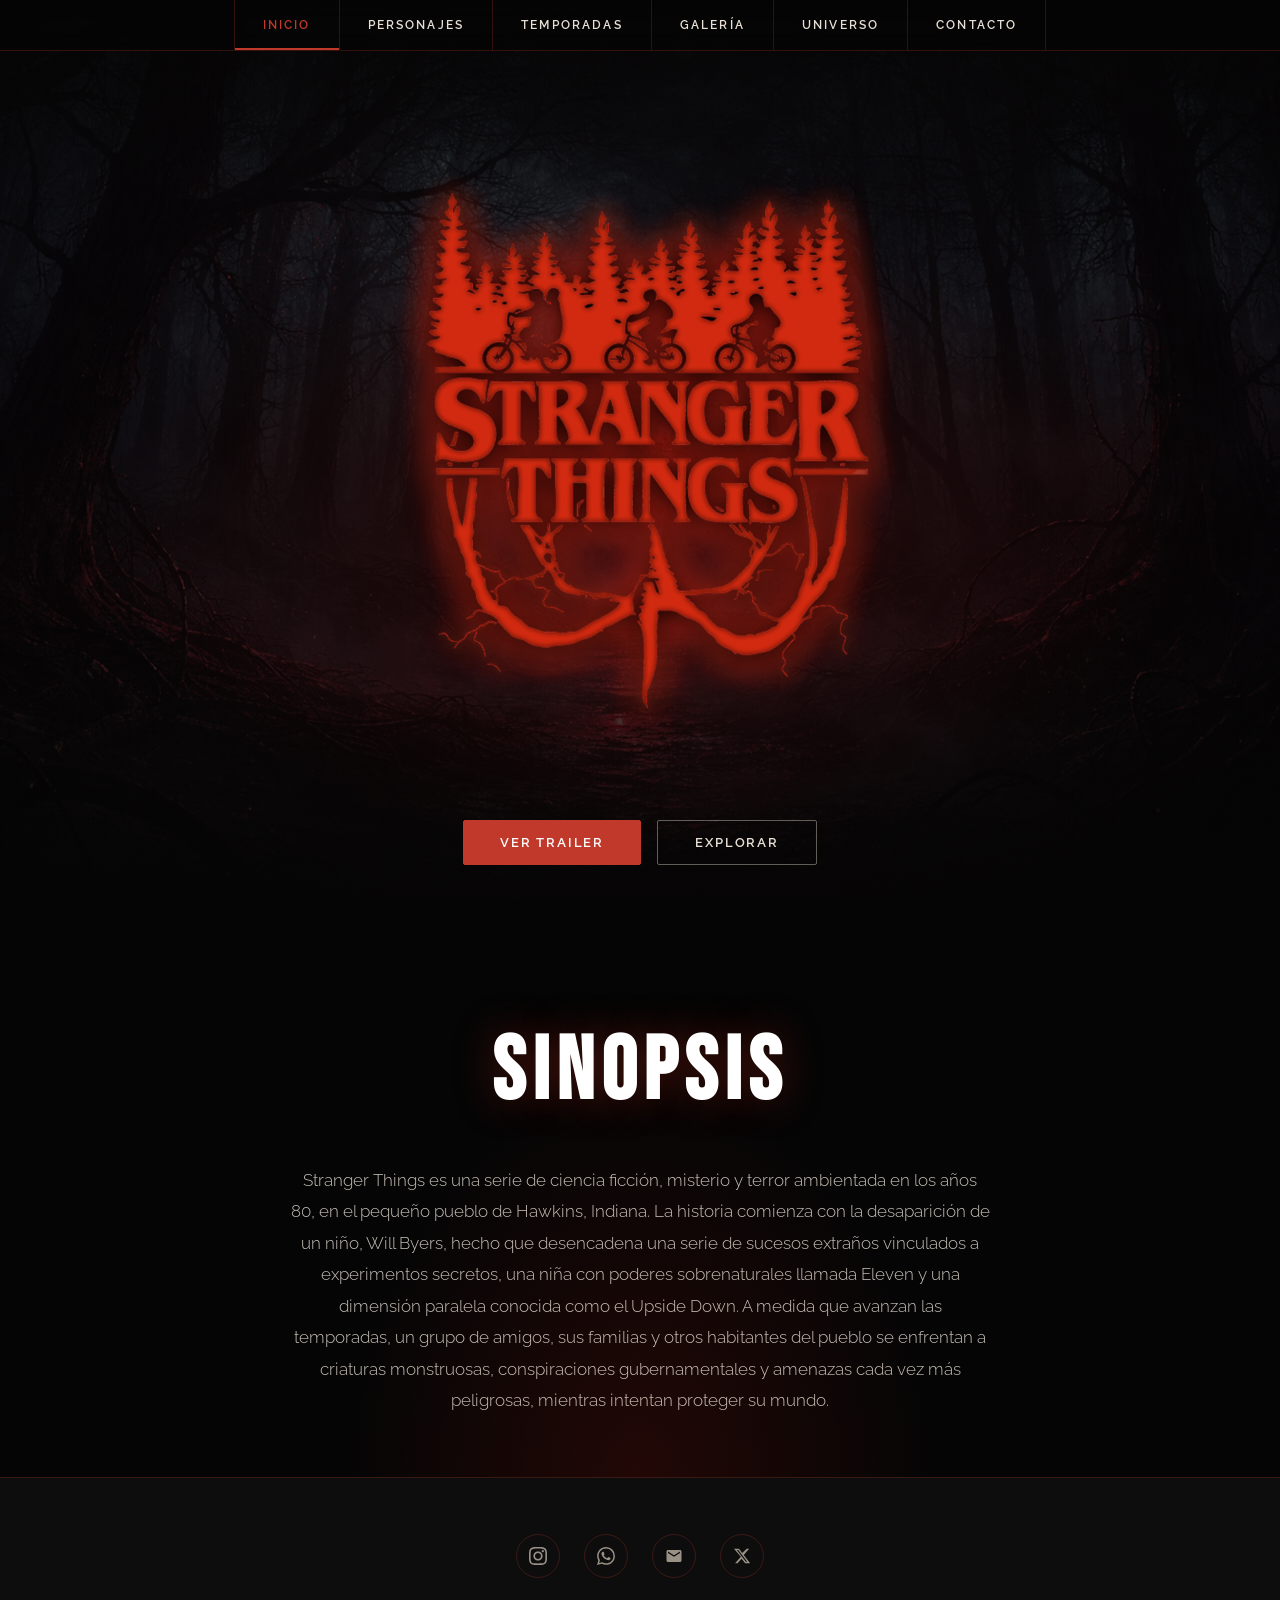
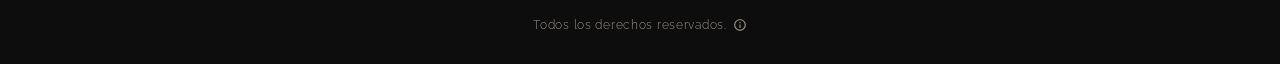
<file: index.html>
<!DOCTYPE html>
<html lang="es">
<head>
<meta charset="UTF-8" />
<meta name="viewport" content="width=device-width, initial-scale=1.0" />
<title>Stranger Things</title>
<link rel="preconnect" href="https://fonts.googleapis.com" />
<link rel="preconnect" href="https://fonts.gstatic.com" crossorigin />
<link href="https://fonts.googleapis.com/css2?family=Bebas+Neue&family=Raleway:wght@300;400;600&display=swap" rel="stylesheet" />
<link rel="stylesheet" href="css/style.css" />
</head>
<body>

<!-- HERO -->
<section id="inicio">
  <div class="hero-bg-img"></div>
  <div class="hero-bg"></div>

  <div class="particles" id="particles"></div>

  <div class="hero-content">
    <div class="logo-wrapper">
      <div class="hero">
        <img src="img/logos/LogoStrangerThings 1.png" alt="Stranger Things">
      </div>
      <div class="hero-buttons">
        <button class="btn btn-primary" onclick="openTrailer()">Ver Trailer</button>
        <button class="btn btn-secondary" onclick="window.location.href='pages/universo.html'">Explorar</button>
      </div>
    </div>
  </div>
</section>

<!-- SINOPSIS -->
<section id="sinopsis">
  <h2>Sinopsis</h2>
  <p>
    Stranger Things es una serie de ciencia ficción, misterio y terror ambientada
    en los años 80, en el pequeño pueblo de Hawkins, Indiana. La historia comienza
    con la desaparición de un niño, Will Byers, hecho que desencadena una serie de
    sucesos extraños vinculados a experimentos secretos, una niña con poderes
    sobrenaturales llamada Eleven y una dimensión paralela conocida como el
    Upside Down. A medida que avanzan las temporadas, un grupo de amigos, sus
    familias y otros habitantes del pueblo se enfrentan a criaturas monstruosas,
    conspiraciones gubernamentales y amenazas cada vez más peligrosas, mientras
    intentan proteger su mundo.
  </p>
</section>

<!-- PLACEHOLDER SECTIONS (para scroll targets) -->
<section id="personajes"></section>
<section id="temporadas"></section>
<section id="galeria"></section>
<section id="universo"></section>
<section id="contacto"></section>

<!-- FOOTER -->
<footer>
  <div class="footer-social">
    <!-- Instagram -->
    <a href="#" class="social-icon" aria-label="Instagram">
      <svg viewBox="0 0 24 24"><path d="M12 2.163c3.204 0 3.584.012 4.85.07 3.252.148 4.771 1.691 4.919 4.919.058 1.265.069 1.645.069 4.849 0 3.205-.012 3.584-.069 4.849-.149 3.225-1.664 4.771-4.919 4.919-1.266.058-1.644.07-4.85.07-3.204 0-3.584-.012-4.849-.07-3.26-.149-4.771-1.699-4.919-4.92-.058-1.265-.07-1.644-.07-4.849 0-3.204.013-3.583.07-4.849.149-3.227 1.664-4.771 4.919-4.919 1.266-.057 1.645-.069 4.849-.069zm0-2.163c-3.259 0-3.667.014-4.947.072-4.358.2-6.78 2.618-6.98 6.98-.059 1.281-.073 1.689-.073 4.948 0 3.259.014 3.668.072 4.948.2 4.358 2.618 6.78 6.98 6.98 1.281.058 1.689.072 4.948.072 3.259 0 3.668-.014 4.948-.072 4.354-.2 6.782-2.618 6.979-6.98.059-1.28.073-1.689.073-4.948 0-3.259-.014-3.667-.072-4.947-.196-4.354-2.617-6.78-6.979-6.98-1.281-.059-1.69-.073-4.949-.073zm0 5.838c-3.403 0-6.162 2.759-6.162 6.162s2.759 6.163 6.162 6.163 6.162-2.759 6.162-6.163c0-3.403-2.759-6.162-6.162-6.162zm0 10.162c-2.209 0-4-1.79-4-4 0-2.209 1.791-4 4-4s4 1.791 4 4c0 2.21-1.791 4-4 4zm6.406-11.845c-.796 0-1.441.645-1.441 1.44s.645 1.44 1.441 1.44c.795 0 1.439-.645 1.439-1.44s-.644-1.44-1.439-1.44z"/></svg>
    </a>
    <!-- WhatsApp -->
    <a href="#" class="social-icon" aria-label="WhatsApp">
      <svg viewBox="0 0 24 24"><path d="M17.472 14.382c-.297-.149-1.758-.867-2.03-.967-.273-.099-.471-.148-.67.15-.197.297-.767.966-.94 1.164-.173.199-.347.223-.644.075-.297-.15-1.255-.463-2.39-1.475-.883-.788-1.48-1.761-1.653-2.059-.173-.297-.018-.458.13-.606.134-.133.298-.347.446-.52.149-.174.198-.298.298-.497.099-.198.05-.371-.025-.52-.075-.149-.669-1.612-.916-2.207-.242-.579-.487-.5-.669-.51-.173-.008-.371-.01-.57-.01-.198 0-.52.074-.792.372-.272.297-1.04 1.016-1.04 2.479 0 1.462 1.065 2.875 1.213 3.074.149.198 2.096 3.2 5.077 4.487.709.306 1.262.489 1.694.625.712.227 1.36.195 1.871.118.571-.085 1.758-.719 2.006-1.413.248-.694.248-1.289.173-1.413-.074-.124-.272-.198-.57-.347m-5.421 7.403h-.004a9.87 9.87 0 01-5.031-1.378l-.361-.214-3.741.982.998-3.648-.235-.374a9.86 9.86 0 01-1.51-5.26c.001-5.45 4.436-9.884 9.888-9.884 2.64 0 5.122 1.03 6.988 2.898a9.825 9.825 0 012.893 6.994c-.003 5.45-4.437 9.884-9.885 9.884m8.413-18.297A11.815 11.815 0 0012.05 0C5.495 0 .16 5.335.157 11.892c0 2.096.547 4.142 1.588 5.945L.057 24l6.305-1.654a11.882 11.882 0 005.683 1.448h.005c6.554 0 11.89-5.335 11.893-11.893a11.821 11.821 0 00-3.48-8.413z"/></svg>
    </a>
    <!-- Email -->
    <a href="#" class="social-icon" aria-label="Email">
      <svg viewBox="0 0 24 24"><path d="M20 4H4c-1.1 0-2 .9-2 2v12c0 1.1.9 2 2 2h16c1.1 0 2-.9 2-2V6c0-1.1-.9-2-2-2zm0 4l-8 5-8-5V6l8 5 8-5v2z"/></svg>
    </a>
    <!-- X / Twitter -->
    <a href="#" class="social-icon" aria-label="X">
      <svg viewBox="0 0 24 24"><path d="M18.244 2.25h3.308l-7.227 8.26 8.502 11.24H16.17l-4.714-6.231-5.401 6.231H2.746l7.73-8.835L1.254 2.25H8.08l4.259 5.63 5.905-5.63zm-1.161 17.52h1.833L7.084 4.126H5.117z"/></svg>
    </a>
  </div>

  <!-- NAV -->
<nav>
  <a href="#inicio" class="active">Inicio</a>
  <a href="pages/personajes.html">Personajes</a>
  <a href="pages/temporadas.html">Temporadas</a>
  <a href="pages/galeria.html">Galería</a>
  <a href="pages/universo.html">Universo</a>
  <a href="pages/contacto.html">Contacto</a>
</nav>

  <p class="footer-copy">
    Todos los derechos reservados.
    <svg viewBox="0 0 24 24"><path d="M12 2C6.48 2 2 6.48 2 12s4.48 10 10 10 10-4.48 10-10S17.52 2 12 2zm0 18c-4.41 0-8-3.59-8-8s3.59-8 8-8 8 3.59 8 8-3.59 8-8 8zm-1-13h2v2h-2zm0 4h2v6h-2z"/></svg>
  </p>
</footer>

<!-- TRAILER MODAL -->
<div class="modal-overlay" id="trailerModal" onclick="closeTrailerOnOverlay(event)">
  <div class="modal-box">
    <button class="modal-close" onclick="closeTrailer()" aria-label="Cerrar">✕</button>
    <div class="modal-video">
      <iframe id="trailerFrame" src=""
        allow="autoplay; encrypted-media"
        allowfullscreen
        title="Stranger Things Trailer"></iframe>
    </div>
  </div>
</div>

<script src="script.js"></script>
</body>
</html>
</file>
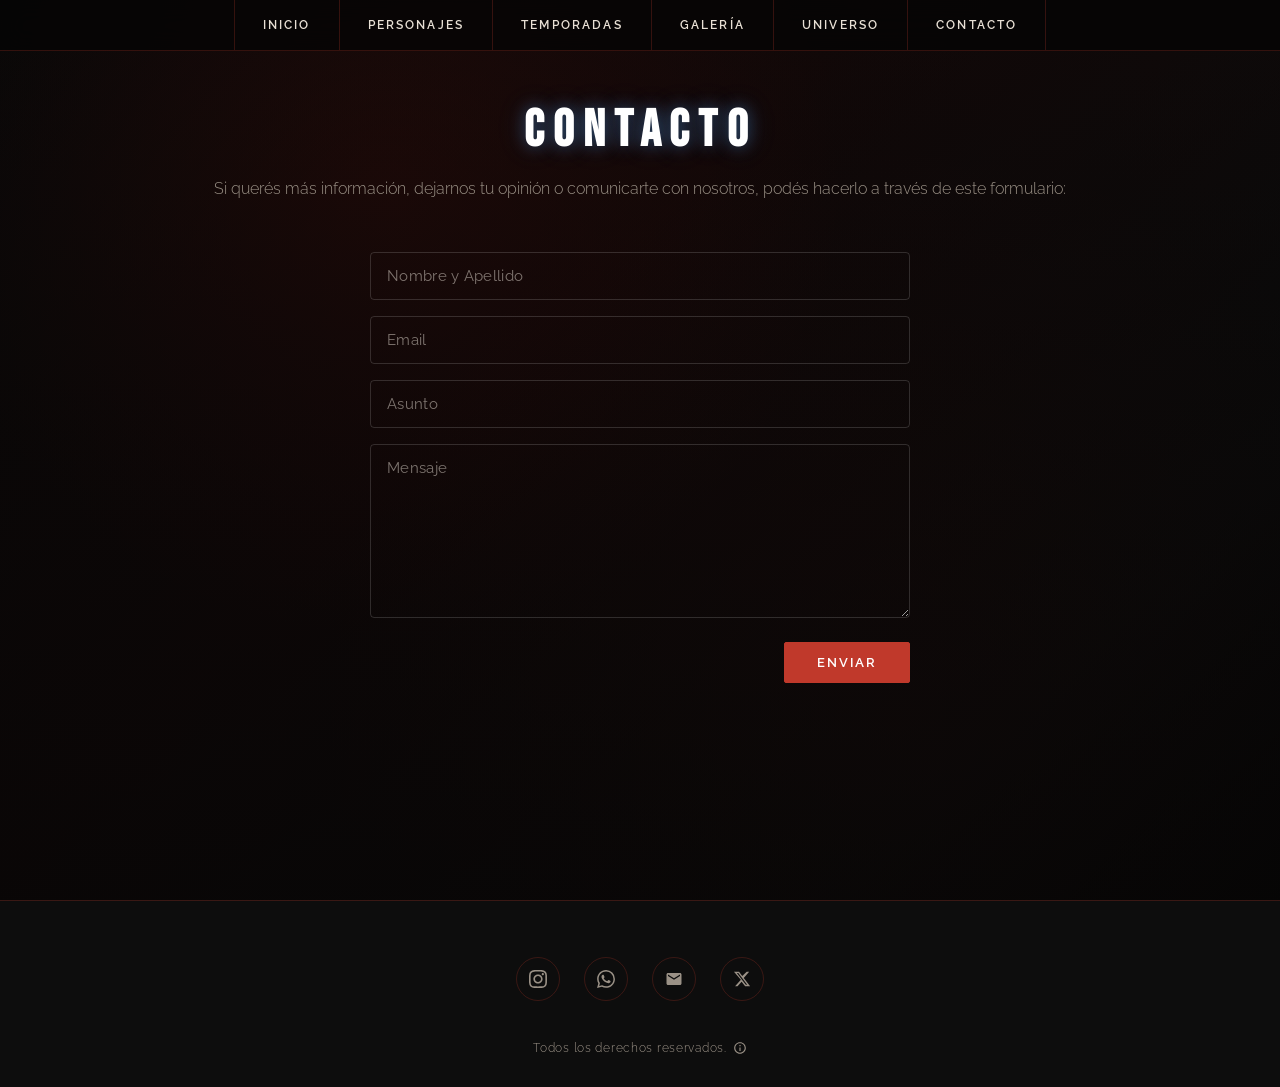
<file: pages/contacto.html>
<!DOCTYPE html>
<html lang="es">
<head>
<meta charset="UTF-8" />
<meta name="viewport" content="width=device-width, initial-scale=1.0" />
<title>Contacto - Stranger Things</title>
<link rel="preconnect" href="https://fonts.googleapis.com" />
<link rel="preconnect" href="https://fonts.gstatic.com" crossorigin />
<link href="https://fonts.googleapis.com/css2?family=Bebas+Neue&family=Raleway:wght@300;400;600&display=swap" rel="stylesheet" />
<link rel="stylesheet" href="../css/style.css" />
</head>
<body>

<section id="contacto" class="contacto-section">
  <div class="page-heading">
    <h1>Contacto</h1>
    <p>Si querés más información, dejarnos tu opinión o comunicarte con nosotros, podés hacerlo a través de este formulario:</p>
  </div>

  <form class="contact-form" onsubmit="handleContactForm(event)">
    <div class="form-group">
      <input 
        type="text" 
        id="nombre" 
        name="nombre" 
        placeholder="Nombre y Apellido" 
        required
        class="form-input"
      />
    </div>

    <div class="form-group">
      <input 
        type="email" 
        id="email" 
        name="email" 
        placeholder="Email" 
        required
        class="form-input"
      />
    </div>

    <div class="form-group">
      <input 
        type="text" 
        id="asunto" 
        name="asunto" 
        placeholder="Asunto" 
        required
        class="form-input"
      />
    </div>

    <div class="form-group">
      <textarea 
        id="mensaje" 
        name="mensaje" 
        placeholder="Mensaje" 
        required
        rows="8"
        class="form-textarea"
      ></textarea>
    </div>

    <button type="submit" class="btn btn-primary form-submit">Enviar</button>
  </form>
</section>

<footer>
  <div class="footer-social">
    <a href="#" class="social-icon" aria-label="Instagram">
      <svg viewBox="0 0 24 24"><path d="M12 2.163c3.204 0 3.584.012 4.85.07 3.252.148 4.771 1.691 4.919 4.919.058 1.265.069 1.645.069 4.849 0 3.205-.012 3.584-.069 4.849-.149 3.225-1.664 4.771-4.919 4.919-1.266.058-1.644.07-4.85.07-3.204 0-3.584-.012-4.849-.07-3.26-.149-4.771-1.699-4.919-4.92-.058-1.265-.07-1.644-.07-4.849 0-3.204.013-3.583.07-4.849.149-3.227 1.664-4.771 4.919-4.919 1.266-.057 1.645-.069 4.849-.069zm0-2.163c-3.259 0-3.667.014-4.947.072-4.358.2-6.78 2.618-6.98 6.98-.059 1.281-.073 1.689-.073 4.948 0 3.259.014 3.668.072 4.948.2 4.358 2.618 6.78 6.98 6.98 1.281.058 1.689.072 4.948.072 3.259 0 3.668-.014 4.948-.072 4.354-.2 6.782-2.618 6.979-6.98.059-1.28.073-1.689.073-4.948 0-3.259-.014-3.667-.072-4.947-.196-4.354-2.617-6.78-6.979-6.98-1.281-.059-1.69-.073-4.949-.073zm0 5.838c-3.403 0-6.162 2.759-6.162 6.162s2.759 6.163 6.162 6.163 6.162-2.759 6.162-6.163c0-3.403-2.759-6.162-6.162-6.162zm0 10.162c-2.209 0-4-1.79-4-4 0-2.209 1.791-4 4-4s4 1.791 4 4c0 2.21-1.791 4-4 4zm6.406-11.845c-.796 0-1.441.645-1.441 1.44s.645 1.44 1.441 1.44c.795 0 1.439-.645 1.439-1.44s-.644-1.44-1.439-1.44z"/></svg>
    </a>
    <a href="#" class="social-icon" aria-label="WhatsApp">
      <svg viewBox="0 0 24 24"><path d="M17.472 14.382c-.297-.149-1.758-.867-2.03-.967-.273-.099-.471-.148-.67.15-.197.297-.767.966-.94 1.164-.173.199-.347.223-.644.075-.297-.15-1.255-.463-2.39-1.475-.883-.788-1.48-1.761-1.653-2.059-.173-.297-.018-.458.13-.606.134-.133.298-.347.446-.52.149-.174.198-.298.298-.497.099-.198.05-.371-.025-.52-.075-.149-.669-1.612-.916-2.207-.242-.579-.487-.5-.669-.51-.173-.008-.371-.01-.57-.01-.198 0-.52.074-.792.372-.272.297-1.04 1.016-1.04 2.479 0 1.462 1.065 2.875 1.213 3.074.149.198 2.096 3.2 5.077 4.487.709.306 1.262.489 1.694.625.712.227 1.36.195 1.871.118.571-.085 1.758-.719 2.006-1.413.248-.694.248-1.289.173-1.413-.074-.124-.272-.198-.57-.347m-5.421 7.403h-.004a9.87 9.87 0 01-5.031-1.378l-.361-.214-3.741.982.998-3.648-.235-.374a9.86 9.86 0 01-1.51-5.26c.001-5.45 4.436-9.884 9.888-9.884 2.64 0 5.122 1.03 6.988 2.898a9.825 9.825 0 012.893 6.994c-.003 5.45-4.437 9.884-9.885 9.884m8.413-18.297A11.815 11.815 0 0012.05 0C5.495 0 .16 5.335.157 11.892c0 2.096.547 4.142 1.588 5.945L.057 24l6.305-1.654a11.882 11.882 0 005.683 1.448h.005c6.554 0 11.89-5.335 11.893-11.893a11.821 11.821 0 00-3.48-8.413z"/></svg>
    </a>
    <a href="#" class="social-icon" aria-label="Email">
      <svg viewBox="0 0 24 24"><path d="M20 4H4c-1.1 0-2 .9-2 2v12c0 1.1.9 2 2 2h16c1.1 0 2-.9 2-2V6c0-1.1-.9-2-2-2zm0 4l-8 5-8-5V6l8 5 8-5v2z"/></svg>
    </a>
    <a href="#" class="social-icon" aria-label="X">
      <svg viewBox="0 0 24 24"><path d="M18.244 2.25h3.308l-7.227 8.26 8.502 11.24H16.17l-4.714-6.231-5.401 6.231H2.746l7.73-8.835L1.254 2.25H8.08l4.259 5.63 5.905-5.63zm-1.161 17.52h1.833L7.084 4.126H5.117z"/></svg>
    </a>
  </div>

  <nav>
    <a href="../index.html">Inicio</a>
    <a href="personajes.html">Personajes</a>
    <a href="temporadas.html">Temporadas</a>
    <a href="galeria.html">Galería</a>
    <a href="universo.html">Universo</a>
    <a href="contacto.html" class="active">Contacto</a>
  </nav>

  <p class="footer-copy">
    Todos los derechos reservados.
    <svg viewBox="0 0 24 24"><path d="M12 2C6.48 2 2 6.48 2 12s4.48 10 10 10 10-4.48 10-10S17.52 2 12 2zm0 18c-4.41 0-8-3.59-8-8s3.59-8 8-8 8 3.59 8 8-3.59 8-8 8zm-1-13h2v2h-2zm0 4h2v6h-2z"/></svg>
  </p>
</footer>

<script src="../script.js"></script>
<script>
async function handleContactForm(event) {
  event.preventDefault();
  
  const nombre = document.getElementById('nombre').value.trim();
  const email = document.getElementById('email').value.trim();
  const asunto = document.getElementById('asunto').value.trim();
  const mensaje = document.getElementById('mensaje').value.trim();
  
  // Validación básica en el cliente
  if (!nombre || !email || !asunto || !mensaje) {
    alert('Por favor completa todos los campos.');
    return;
  }
  
  try {
    // Crear FormData para enviar
    const formData = new FormData();
    formData.append('nombre', nombre);
    formData.append('email', email);
    formData.append('asunto', asunto);
    formData.append('mensaje', mensaje);
    
    // Enviar al servidor PHP
    const response = await fetch('../procesar-contacto.php', {
      method: 'POST',
      body: formData,
      credentials: 'same-origin'
    });
    
    const data = await response.json();
    
    if (data.success) {
      // Mostrar mensaje de éxito
      alert(data.message);
      
      // Limpiar formulario
      document.querySelector('.contact-form').reset();
    } else {
      // Mostrar errores
      const errores = data.errores ? data.errores.join('\n') : (data.message || 'Error desconocido');
      alert('Error:\n' + errores);
    }
  } catch (error) {
    console.error('Error:', error);
    alert('Error al enviar el formulario. Verifica tu conexión e intenta nuevamente.');
  }
}
</script>
</body>
</html>
</file>
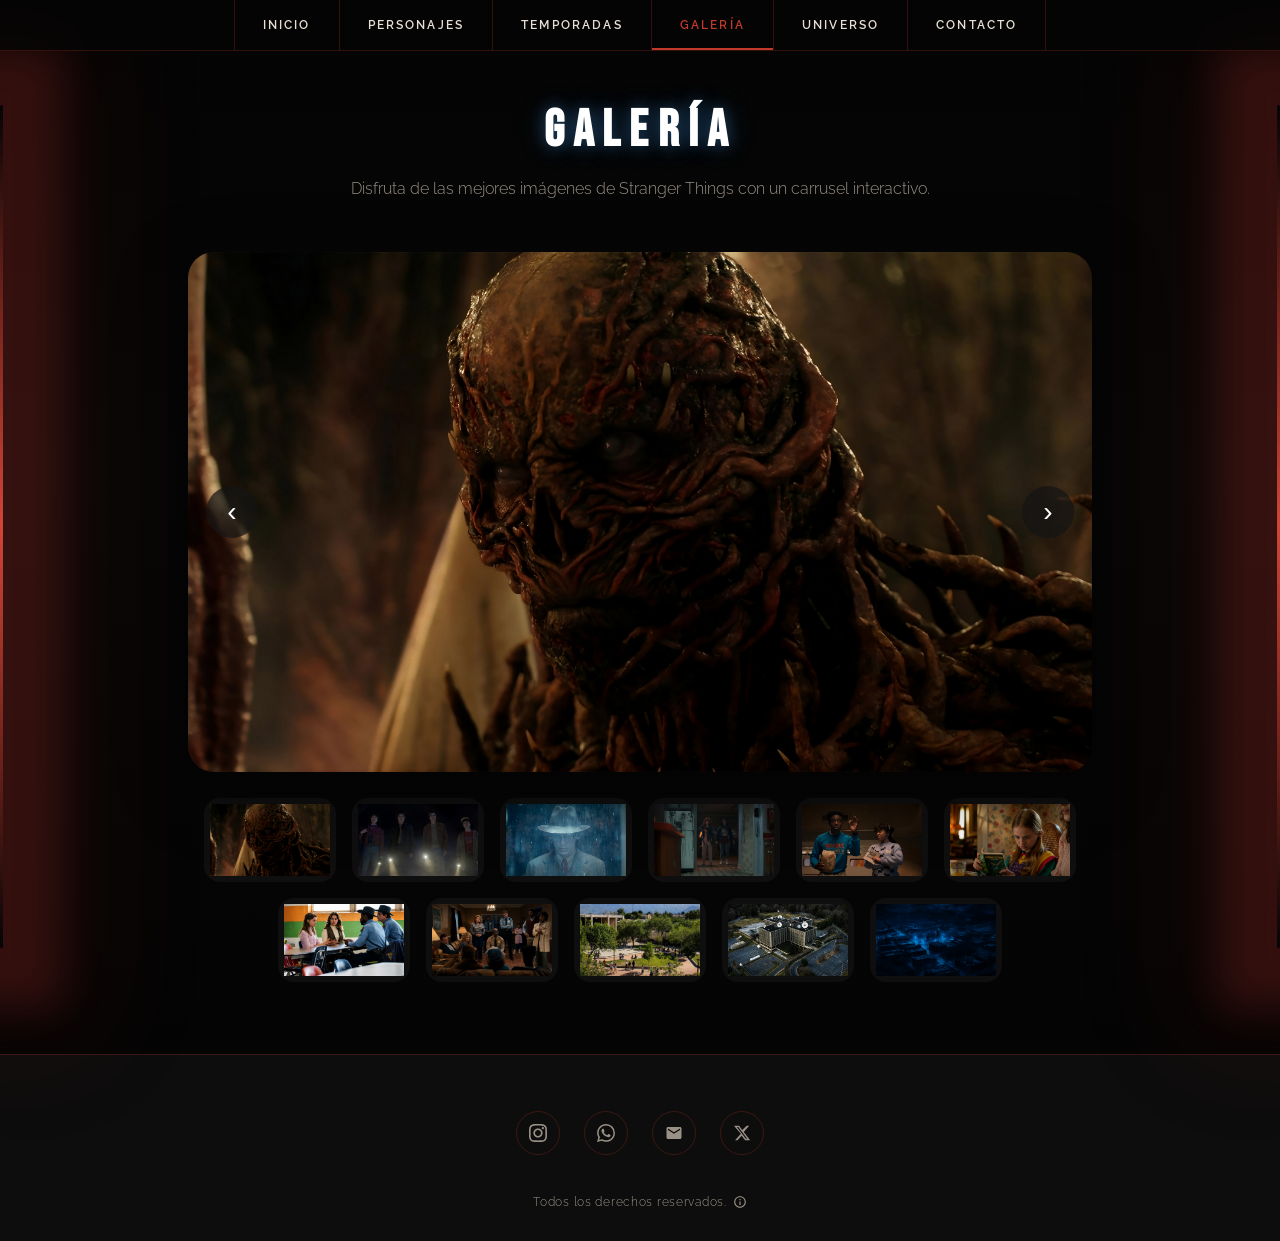
<file: pages/galeria.html>
<!DOCTYPE html>
<html lang="es">
<head>
<meta charset="UTF-8" />
<meta name="viewport" content="width=device-width, initial-scale=1.0" />
<title>Galería - Stranger Things</title>
<link rel="preconnect" href="https://fonts.googleapis.com" />
<link rel="preconnect" href="https://fonts.gstatic.com" crossorigin />
<link href="https://fonts.googleapis.com/css2?family=Bebas+Neue&family=Raleway:wght@300;400;600&display=swap" rel="stylesheet" />
<link rel="stylesheet" href="../css/style.css" />
</head>
<body>

<section id="galeria" class="galeria-section">
  <div class="galeria-light galeria-light--left"></div>
  <div class="galeria-light galeria-light--right"></div>
  <div class="page-heading">
    <h1>GALERÍA</h1>
    <p>Disfruta de las mejores imágenes de Stranger Things con un carrusel interactivo.</p>
  </div>

  <div class="gallery-carousel">
    <div class="carousel-main">
      <button class="carousel-control prev" aria-label="Anterior">‹</button>
      <img id="galleryMainImage" src="../img/Galeria/ImagenHD1.jpg" alt="Galería Stranger Things" />
      <button class="carousel-control next" aria-label="Siguiente">›</button>
    </div>

    <div class="carousel-thumbs" id="galleryThumbs">
      <button class="thumb" data-src="../img/Galeria/ImagenHD1.jpg" aria-label="Galería 1"><img src="../img/Galeria/ImagenHD1.jpg" alt="Imagen de Stranger Things 1"></button>
      <button class="thumb" data-src="../img/Galeria/ImagenHD2.jpg" aria-label="Galería 2"><img src="../img/Galeria/ImagenHD2.jpg" alt="Imagen de Stranger Things 2"></button>
      <button class="thumb" data-src="../img/Galeria/ImagenHD3.jpg" aria-label="Galería 3"><img src="../img/Galeria/ImagenHD3.jpg" alt="Imagen de Stranger Things 3"></button>
      <button class="thumb" data-src="../img/Galeria/ImagenHD4.jpg" aria-label="Galería 4"><img src="../img/Galeria/ImagenHD4.jpg" alt="Imagen de Stranger Things 4"></button>
      <button class="thumb" data-src="../img/Galeria/ImagenHD5.jpg" aria-label="Galería 5"><img src="../img/Galeria/ImagenHD5.jpg" alt="Imagen de Stranger Things 5"></button>
      <button class="thumb" data-src="../img/Galeria/ImageHD6.png" aria-label="Galería 6"><img src="../img/Galeria/ImageHD6.png" alt="Imagen de Stranger Things 6"></button>
      <button class="thumb" data-src="../img/Galeria/ImageHD7.png" aria-label="Galería 7"><img src="../img/Galeria/ImageHD7.png" alt="Imagen de Stranger Things 7"></button>
      <button class="thumb" data-src="../img/Galeria/ImageHD8.png" aria-label="Galería 8"><img src="../img/Galeria/ImageHD8.png" alt="Imagen de Stranger Things 8"></button>
      <button class="thumb" data-src="../img/Galeria/ImageHD9.png" aria-label="Galería 9"><img src="../img/Galeria/ImageHD9.png" alt="Imagen de Stranger Things 9"></button>
      <button class="thumb" data-src="../img/Galeria/ImageHD10.png" aria-label="Galería 10"><img src="../img/Galeria/ImageHD10.png" alt="Imagen de Stranger Things 10"></button>
      <button class="thumb" data-src="../img/Galeria/ImageHD11.png" aria-label="Galería 11"><img src="../img/Galeria/ImageHD11.png" alt="Imagen de Stranger Things 11"></button>
    </div>
  </div>
</section>

<footer>
  <div class="footer-social">
    <a href="#" class="social-icon" aria-label="Instagram">
      <svg viewBox="0 0 24 24"><path d="M12 2.163c3.204 0 3.584.012 4.85.07 3.252.148 4.771 1.691 4.919 4.919.058 1.265.069 1.645.069 4.849 0 3.205-.012 3.584-.069 4.849-.149 3.225-1.664 4.771-4.919 4.919-1.266.058-1.644.07-4.85.07-3.204 0-3.584-.012-4.849-.07-3.26-.149-4.771-1.699-4.919-4.92-.058-1.265-.07-1.644-.07-4.849 0-3.204.013-3.583.07-4.849.149-3.227 1.664-4.771 4.919-4.919 1.266-.057 1.645-.069 4.849-.069zm0-2.163c-3.259 0-3.667.014-4.947.072-4.358.2-6.78 2.618-6.98 6.98-.059 1.281-.073 1.689-.073 4.948 0 3.259.014 3.668.072 4.948.2 4.358 2.618 6.78 6.98 6.98 1.281.058 1.689.072 4.948.072 3.259 0 3.668-.014 4.948-.072 4.354-.2 6.782-2.618 6.979-6.98.059-1.28.073-1.689.073-4.948 0-3.259-.014-3.667-.072-4.947-.196-4.354-2.617-6.78-6.979-6.98-1.281-.059-1.69-.073-4.949-.073zm0 5.838c-3.403 0-6.162 2.759-6.162 6.162s2.759 6.163 6.162 6.163 6.162-2.759 6.162-6.163c0-3.403-2.759-6.162-6.162-6.162zm0 10.162c-2.209 0-4-1.79-4-4 0-2.209 1.791-4 4-4s4 1.791 4 4c0 2.21-1.791 4-4 4zm6.406-11.845c-.796 0-1.441.645-1.441 1.44s.645 1.44 1.441 1.44c.795 0 1.439-.645 1.439-1.44s-.644-1.44-1.439-1.44z"/></svg>
    </a>
    <a href="#" class="social-icon" aria-label="WhatsApp">
      <svg viewBox="0 0 24 24"><path d="M17.472 14.382c-.297-.149-1.758-.867-2.03-.967-.273-.099-.471-.148-.67.15-.197.297-.767.966-.94 1.164-.173.199-.347.223-.644.075-.297-.15-1.255-.463-2.39-1.475-.883-.788-1.48-1.761-1.653-2.059-.173-.297-.018-.458.13-.606.134-.133.298-.347.446-.52.149-.174.198-.298.298-.497.099-.198.05-.371-.025-.52-.075-.149-.669-1.612-.916-2.207-.242-.579-.487-.5-.669-.51-.173-.008-.371-.01-.57-.01-.198 0-.52.074-.792.372-.272.297-1.04 1.016-1.04 2.479 0 1.462 1.065 2.875 1.213 3.074.149.198 2.096 3.2 5.077 4.487.709.306 1.262.489 1.694.625.712.227 1.36.195 1.871.118.571-.085 1.758-.719 2.006-1.413.248-.694.248-1.289.173-1.413-.074-.124-.272-.198-.57-.347m-5.421 7.403h-.004a9.87 9.87 0 01-5.031-1.378l-.361-.214-3.741.982.998-3.648-.235-.374a9.86 9.86 0 01-1.51-5.26c.001-5.45 4.436-9.884 9.888-9.884 2.64 0 5.122 1.03 6.988 2.898a9.825 9.825 0 012.893 6.994c-.003 5.45-4.437 9.884-9.885 9.884m8.413-18.297A11.815 11.815 0 0012.05 0C5.495 0 .16 5.335.157 11.892c0 2.096.547 4.142 1.588 5.945L.057 24l6.305-1.654a11.882 11.882 0 005.683 1.448h.005c6.554 0 11.89-5.335 11.893-11.893a11.821 11.821 0 00-3.48-8.413z"/></svg>
    </a>
    <a href="#" class="social-icon" aria-label="Email">
      <svg viewBox="0 0 24 24"><path d="M20 4H4c-1.1 0-2 .9-2 2v12c0 1.1.9 2 2 2h16c1.1 0 2-.9 2-2V6c0-1.1-.9-2-2-2zm0 4l-8 5-8-5V6l8 5 8-5v2z"/></svg>
    </a>
    <a href="#" class="social-icon" aria-label="X">
      <svg viewBox="0 0 24 24"><path d="M18.244 2.25h3.308l-7.227 8.26 8.502 11.24H16.17l-4.714-6.231-5.401 6.231H2.746l7.73-8.835L1.254 2.25H8.08l4.259 5.63 5.905-5.63zm-1.161 17.52h1.833L7.084 4.126H5.117z"/></svg>
    </a>
  </div>

  <nav>
    <a href="../index.html">Inicio</a>
    <a href="personajes.html">Personajes</a>
    <a href="temporadas.html">Temporadas</a>
    <a href="#galeria" class="active">Galería</a>
    <a href="universo.html">Universo</a>
    <a href="contacto.html">Contacto</a>
  </nav>

  <p class="footer-copy">
    Todos los derechos reservados.
    <svg viewBox="0 0 24 24"><path d="M12 2C6.48 2 2 6.48 2 12s4.48 10 10 10 10-4.48 10-10S17.52 2 12 2zm0 18c-4.41 0-8-3.59-8-8s3.59-8 8-8 8 3.59 8 8-3.59 8-8 8zm-1-13h2v2h-2zm0 4h2v6h-2z"/></svg>
  </p>
</footer>

<script src="../script.js"></script>
<script>
(function() {
  const thumbs = Array.from(document.querySelectorAll('.thumb'));
  const main = document.getElementById('galleryMainImage');
  const prev = document.querySelector('.carousel-control.prev');
  const next = document.querySelector('.carousel-control.next');
  let activeindex = 0;

  function setActive(index) {
    activeindex = (index + thumbs.length) % thumbs.length;
    const selected = thumbs[activeindex];
    main.src = selected.dataset.src;
    thumbs.forEach(t => t.classList.toggle('active', t === selected));
  }

  thumbs.forEach((thumb, index) => {
    thumb.addEventListener('click', () => setActive(index));
  });

  prev.addEventListener('click', () => setActive(activeindex - 1));
  next.addEventListener('click', () => setActive(activeindex + 1));
})();
</script>
</body>
</html>
</file>
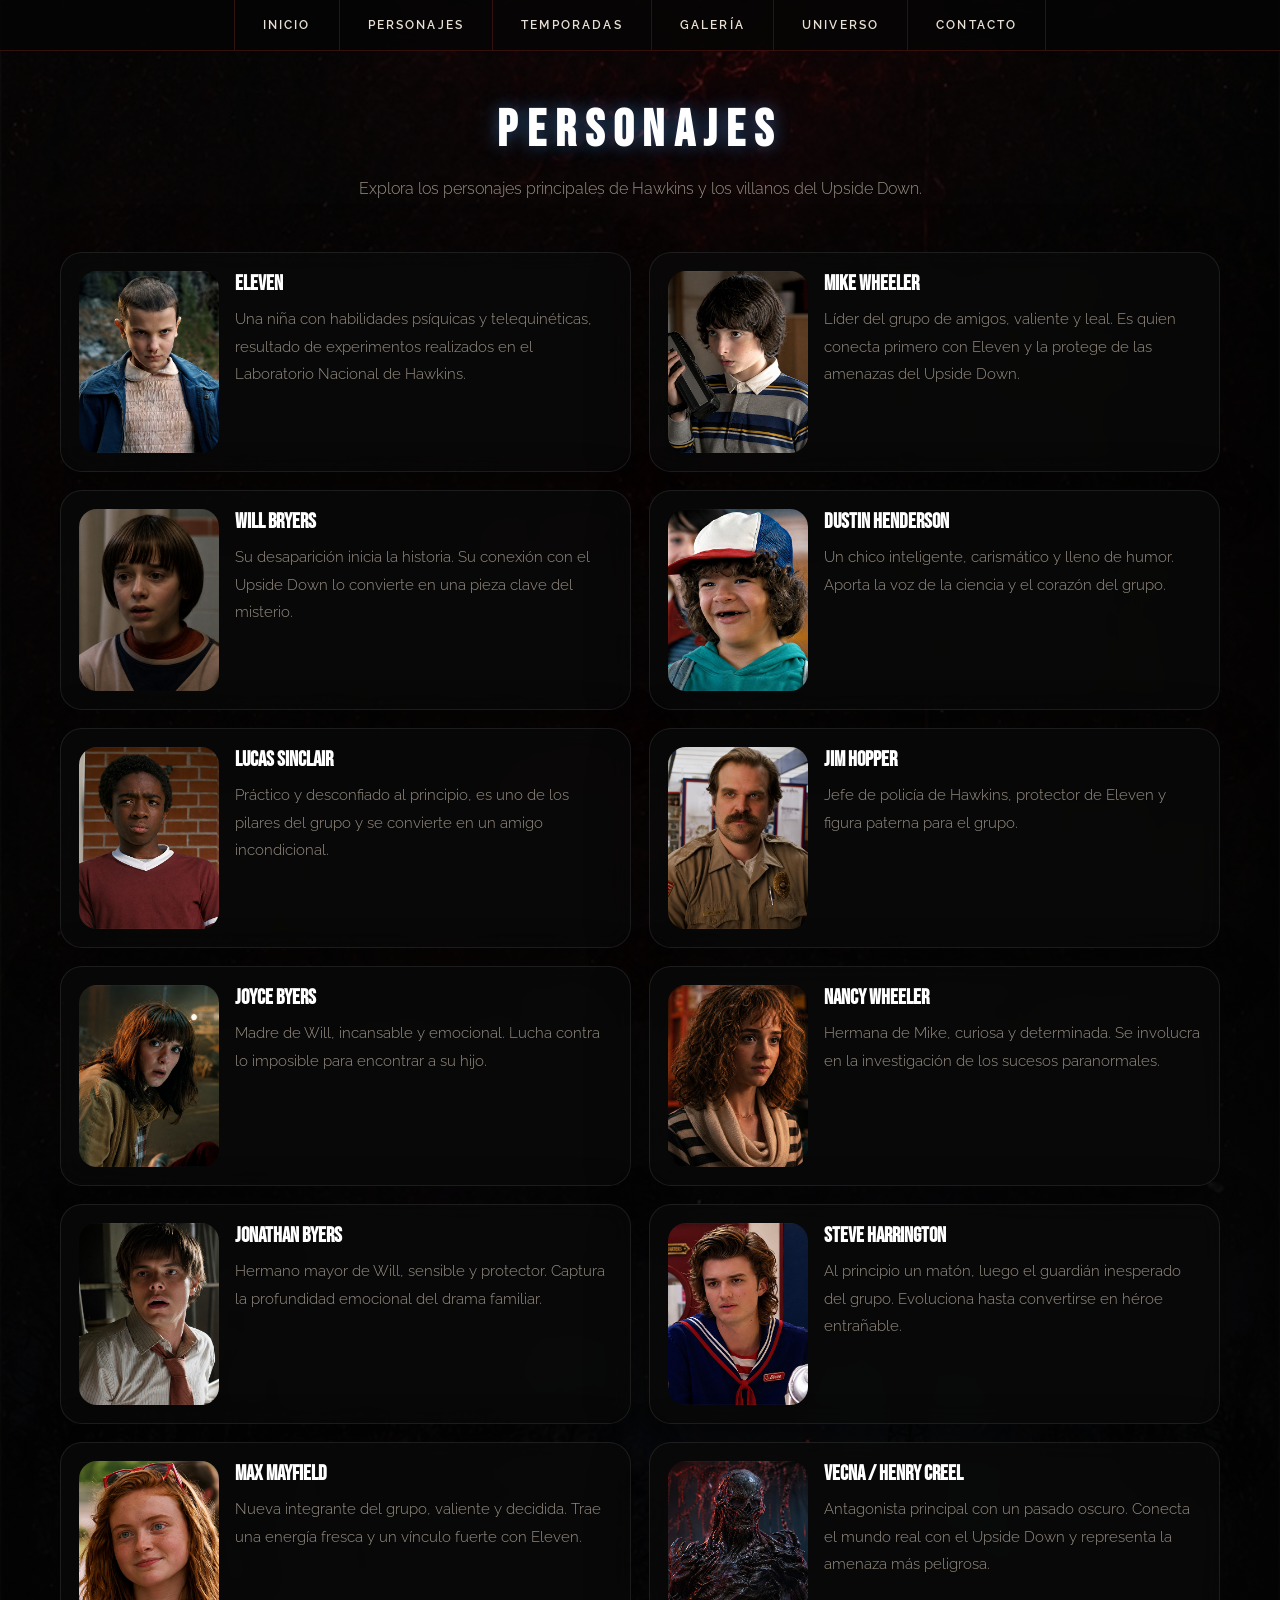
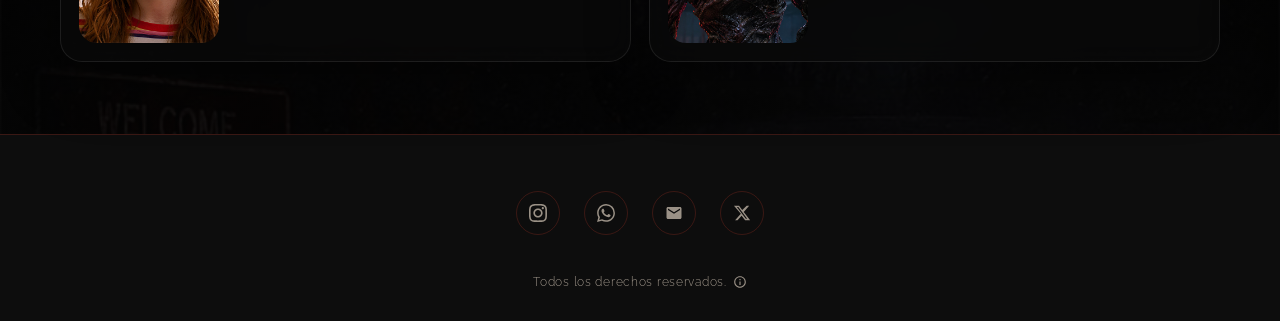
<file: pages/personajes.html>
<!DOCTYPE html>
<html lang="es">
<head>
<meta charset="UTF-8" />
<meta name="viewport" content="width=device-width, initial-scale=1.0" />
<title>Personajes - Stranger Things</title>
<link rel="preconnect" href="https://fonts.googleapis.com" />
<link rel="preconnect" href="https://fonts.gstatic.com" crossorigin />
<link href="https://fonts.googleapis.com/css2?family=Bebas+Neue&family=Raleway:wght@300;400;600&display=swap" rel="stylesheet" />
<link rel="stylesheet" href="../css/style.css" />
</head>
<body>

<section id="personajes" class="personajes-section">
  <div class="page-heading">
    <h1>PERSONAJES</h1>
    <p>Explora los personajes principales de Hawkins y los villanos del Upside Down.</p>
  </div>

  <div class="characters-grid">
    <article class="character-card">
      <img class="character-image" src="../img/Personajes/Eleven.jpg" alt="Eleven" />
      <div class="character-info">
        <h2>Eleven</h2>
        <p>Una niña con habilidades psíquicas y telequinéticas, resultado de experimentos realizados en el Laboratorio Nacional de Hawkins.</p>
      </div>
    </article>

    <article class="character-card">
      <img class="character-image" src="../img/Personajes/Mike Wheeler.jpg" alt="Mike Wheeler" />
      <div class="character-info">
        <h2>Mike Wheeler</h2>
        <p>Líder del grupo de amigos, valiente y leal. Es quien conecta primero con Eleven y la protege de las amenazas del Upside Down.</p>
      </div>
    </article>

    <article class="character-card">
      <img class="character-image" src="../img/Personajes/Will Bryers.jpg" alt="Will Bryers" />
      <div class="character-info">
        <h2>Will Bryers</h2>
        <p>Su desaparición inicia la historia. Su conexión con el Upside Down lo convierte en una pieza clave del misterio.</p>
      </div>
    </article>

    <article class="character-card">
      <img class="character-image" src="../img/Personajes/Dustin Henderson.jpg" alt="Dustin Henderson" />
      <div class="character-info">
        <h2>Dustin Henderson</h2>
        <p>Un chico inteligente, carismático y lleno de humor. Aporta la voz de la ciencia y el corazón del grupo.</p>
      </div>
    </article>

    <article class="character-card">
      <img class="character-image" src="../img/Personajes/Lucas Sinclair.jpg" alt="Lucas Sinclair" />
      <div class="character-info">
        <h2>Lucas Sinclair</h2>
        <p>Práctico y desconfiado al principio, es uno de los pilares del grupo y se convierte en un amigo incondicional.</p>
      </div>
    </article>

    <article class="character-card">
      <img class="character-image" src="../img/Personajes/Jim Hooper.jpg" alt="Jim Hopper" />
      <div class="character-info">
        <h2>Jim Hopper</h2>
        <p>Jefe de policía de Hawkins, protector de Eleven y figura paterna para el grupo.</p>
      </div>
    </article>

    <article class="character-card">
      <img class="character-image" src="../img/Personajes/Joyce Bryers.jpg" alt="Joyce Byers" />
      <div class="character-info">
        <h2>Joyce Byers</h2>
        <p>Madre de Will, incansable y emocional. Lucha contra lo imposible para encontrar a su hijo.</p>
      </div>
    </article>

    <article class="character-card">
      <img class="character-image" src="../img/Personajes/Nancy Wheeler.jpg" alt="Nancy Wheeler" />
      <div class="character-info">
        <h2>Nancy Wheeler</h2>
        <p>Hermana de Mike, curiosa y determinada. Se involucra en la investigación de los sucesos paranormales.</p>
      </div>
    </article>

    <article class="character-card">
      <img class="character-image" src="../img/Personajes/Jonathan Bryers.jpg" alt="Jonathan Byers" />
      <div class="character-info">
        <h2>Jonathan Byers</h2>
        <p>Hermano mayor de Will, sensible y protector. Captura la profundidad emocional del drama familiar.</p>
      </div>
    </article>

    <article class="character-card">
      <img class="character-image" src="../img/Personajes/Steve Harrington.jpg" alt="Steve Harrington" />
      <div class="character-info">
        <h2>Steve Harrington</h2>
        <p>Al principio un matón, luego el guardián inesperado del grupo. Evoluciona hasta convertirse en héroe entrañable.</p>
      </div>
    </article>

    <article class="character-card">
      <img class="character-image" src="../img/Personajes/Max Mayfield.jpg" alt="Max Mayfield" />
      <div class="character-info">
        <h2>Max Mayfield</h2>
        <p>Nueva integrante del grupo, valiente y decidida. Trae una energía fresca y un vínculo fuerte con Eleven.</p>
      </div>
    </article>

    <article class="character-card">
      <img class="character-image" src="../img/Personajes/Vecna Henry Creel.jpg" alt="Vecna / Henry Creel" />
      <div class="character-info">
        <h2>Vecna / Henry Creel</h2>
        <p>Antagonista principal con un pasado oscuro. Conecta el mundo real con el Upside Down y representa la amenaza más peligrosa.</p>
      </div>
    </article>
  </div>
</section>

<footer>
  <div class="footer-social">
    <a href="#" class="social-icon" aria-label="Instagram">
      <svg viewBox="0 0 24 24"><path d="M12 2.163c3.204 0 3.584.012 4.85.07 3.252.148 4.771 1.691 4.919 4.919.058 1.265.069 1.645.069 4.849 0 3.205-.012 3.584-.069 4.849-.149 3.225-1.664 4.771-4.919 4.919-1.266.058-1.644.07-4.85.07-3.204 0-3.584-.012-4.849-.07-3.26-.149-4.771-1.699-4.919-4.92-.058-1.265-.07-1.644-.07-4.849 0-3.204.013-3.583.07-4.849.149-3.227 1.664-4.771 4.919-4.919 1.266-.057 1.645-.069 4.849-.069zm0-2.163c-3.259 0-3.667.014-4.947.072-4.358.2-6.78 2.618-6.98 6.98-.059 1.281-.073 1.689-.073 4.948 0 3.259.014 3.668.072 4.948.2 4.358 2.618 6.78 6.98 6.98 1.281.058 1.689.072 4.948.072 3.259 0 3.668-.014 4.948-.072 4.354-.2 6.782-2.618 6.979-6.98.059-1.28.073-1.689.073-4.948 0-3.259-.014-3.667-.072-4.947-.196-4.354-2.617-6.78-6.979-6.98-1.281-.059-1.69-.073-4.949-.073zm0 5.838c-3.403 0-6.162 2.759-6.162 6.162s2.759 6.163 6.162 6.163 6.162-2.759 6.162-6.163c0-3.403-2.759-6.162-6.162-6.162zm0 10.162c-2.209 0-4-1.79-4-4 0-2.209 1.791-4 4-4s4 1.791 4 4c0 2.21-1.791 4-4 4zm6.406-11.845c-.796 0-1.441.645-1.441 1.44s.645 1.44 1.441 1.44c.795 0 1.439-.645 1.439-1.44s-.644-1.44-1.439-1.44z"/></svg>
    </a>
    <a href="#" class="social-icon" aria-label="WhatsApp">
      <svg viewBox="0 0 24 24"><path d="M17.472 14.382c-.297-.149-1.758-.867-2.03-.967-.273-.099-.471-.148-.67.15-.197.297-.767.966-.94 1.164-.173.199-.347.223-.644.075-.297-.15-1.255-.463-2.39-1.475-.883-.788-1.48-1.761-1.653-2.059-.173-.297-.018-.458.13-.606.134-.133.298-.347.446-.52.149-.174.198-.298.298-.497.099-.198.05-.371-.025-.52-.075-.149-.669-1.612-.916-2.207-.242-.579-.487-.5-.669-.51-.173-.008-.371-.01-.57-.01-.198 0-.52.074-.792.372-.272.297-1.04 1.016-1.04 2.479 0 1.462 1.065 2.875 1.213 3.074.149.198 2.096 3.2 5.077 4.487.709.306 1.262.489 1.694.625.712.227 1.36.195 1.871.118.571-.085 1.758-.719 2.006-1.413.248-.694.248-1.289.173-1.413-.074-.124-.272-.198-.57-.347m-5.421 7.403h-.004a9.87 9.87 0 01-5.031-1.378l-.361-.214-3.741.982.998-3.648-.235-.374a9.86 9.86 0 01-1.51-5.26c.001-5.45 4.436-9.884 9.888-9.884 2.64 0 5.122 1.03 6.988 2.898a9.825 9.825 0 012.893 6.994c-.003 5.45-4.437 9.884-9.885 9.884m8.413-18.297A11.815 11.815 0 0012.05 0C5.495 0 .16 5.335.157 11.892c0 2.096.547 4.142 1.588 5.945L.057 24l6.305-1.654a11.882 11.882 0 005.683 1.448h.005c6.554 0 11.89-5.335 11.893-11.893a11.821 11.821 0 00-3.48-8.413z"/></svg>
    </a>
    <a href="#" class="social-icon" aria-label="Email">
      <svg viewBox="0 0 24 24"><path d="M20 4H4c-1.1 0-2 .9-2 2v12c0 1.1.9 2 2 2h16c1.1 0 2-.9 2-2V6c0-1.1-.9-2-2-2zm0 4l-8 5-8-5V6l8 5 8-5v2z"/></svg>
    </a>
    <a href="#" class="social-icon" aria-label="X">
      <svg viewBox="0 0 24 24"><path d="M18.244 2.25h3.308l-7.227 8.26 8.502 11.24H16.17l-4.714-6.231-5.401 6.231H2.746l7.73-8.835L1.254 2.25H8.08l4.259 5.63 5.905-5.63zm-1.161 17.52h1.833L7.084 4.126H5.117z"/></svg>
    </a>
  </div>

  <nav>
    <a href="../index.html">Inicio</a>
    <a href="personajes.html" class="active">Personajes</a>
    <a href="temporadas.html">Temporadas</a>
    <a href="galeria.html">Galería</a>
    <a href="universo.html">Universo</a>
    <a href="contacto.html">Contacto</a>
  </nav>

  <p class="footer-copy">
    Todos los derechos reservados.
    <svg viewBox="0 0 24 24"><path d="M12 2C6.48 2 2 6.48 2 12s4.48 10 10 10 10-4.48 10-10S17.52 2 12 2zm0 18c-4.41 0-8-3.59-8-8s3.59-8 8-8 8 3.59 8 8-3.59 8-8 8zm-1-13h2v2h-2zm0 4h2v6h-2z"/></svg>
  </p>
</footer>

<script src="../script.js"></script>
</body>
</html>
</file>
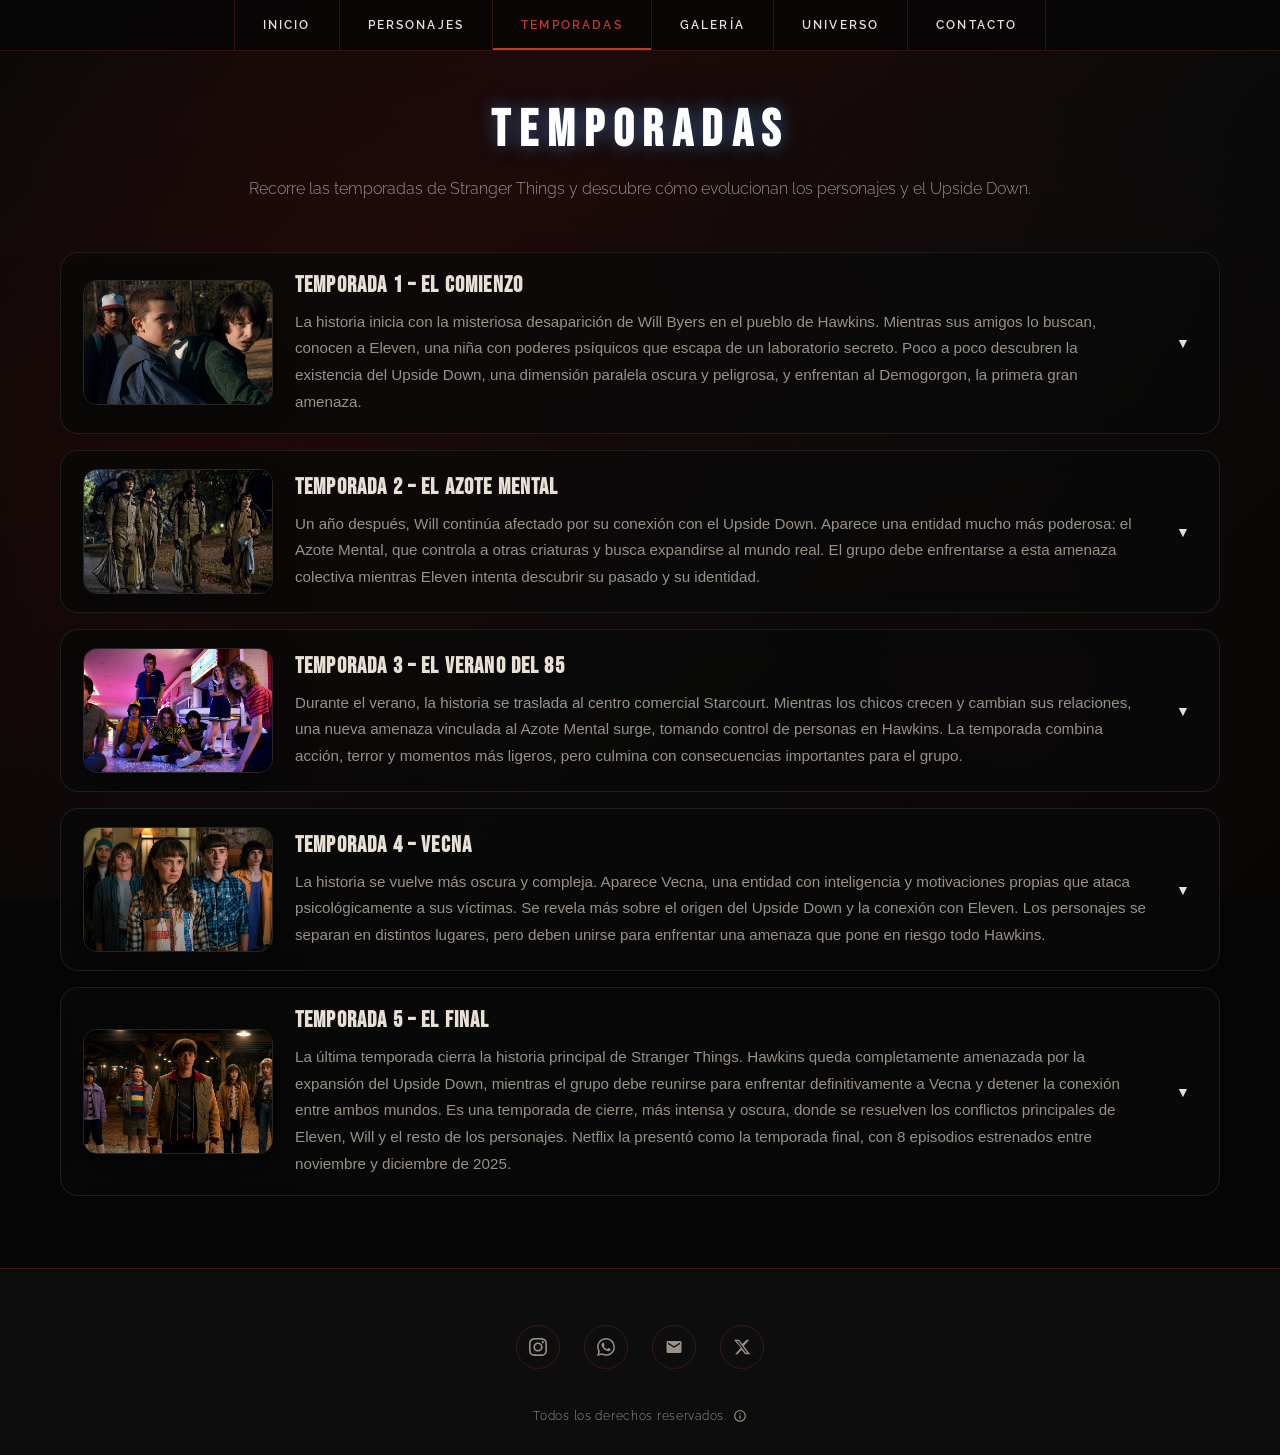
<file: pages/temporadas.html>
<!DOCTYPE html>
<html lang="es">
<head>
<meta charset="UTF-8" />
<meta name="viewport" content="width=device-width, initial-scale=1.0" />
<title>Temporadas - Stranger Things</title>
<link rel="preconnect" href="https://fonts.googleapis.com" />
<link rel="preconnect" href="https://fonts.gstatic.com" crossorigin />
<link href="https://fonts.googleapis.com/css2?family=Bebas+Neue&family=Raleway:wght@300;400;600&display=swap" rel="stylesheet" />
<link rel="stylesheet" href="../css/style.css" />
</head>
<body>

<section id="temporadas" class="personajes-section temporadas-section">
  <div class="page-heading">
    <h1>TEMPORADAS</h1>
    <p>Recorre las temporadas de Stranger Things y descubre cómo evolucionan los personajes y el Upside Down.</p>
  </div>

  <div class="seasons-accordion">
    <div class="season-item">
      <button class="season-header">
        <img class="season-image season-image-1" src="../img/temporadas/Temporada1.jpg" alt="Temporada 1" />
        <div class="season-info">
          <h2>Temporada 1 – El Comienzo</h2>
          <p>La historia inicia con la misteriosa desaparición de Will Byers en el pueblo de Hawkins. Mientras sus amigos lo buscan, conocen a Eleven, una niña con poderes psíquicos que escapa de un laboratorio secreto. Poco a poco descubren la existencia del Upside Down, una dimensión paralela oscura y peligrosa, y enfrentan al Demogorgon, la primera gran amenaza.</p>
        </div>
        <span class="toggle-icon">▼</span>
      </button>
      <div class="season-content">
        <div class="episodes-list">
          <div class="episode">Capítulo 1: La desaparición de Will Byers</div>
          <div class="episode">Capítulo 2: La loca de Maple Street</div>
          <div class="episode">Capítulo 3: Holly, Jolly</div>
          <div class="episode">Capítulo 4: El cuerpo</div>
          <div class="episode">Capítulo 5: La pulga y el acróbata</div>
          <div class="episode">Capítulo 6: El monstruo</div>
          <div class="episode">Capítulo 7: La bañera</div>
          <div class="episode">Capítulo 8: El otro lado</div>
        </div>
      </div>
    </div>

    <div class="season-item">
      <button class="season-header">
        <img class="season-image season-image-2" src="../img/temporadas/Temporada2.jpg" alt="Temporada 2" />
        <div class="season-info">
          <h2>Temporada 2 – El Azote Mental</h2>
          <p>Un año después, Will continúa afectado por su conexión con el Upside Down. Aparece una entidad mucho más poderosa: el Azote Mental, que controla a otras criaturas y busca expandirse al mundo real. El grupo debe enfrentarse a esta amenaza colectiva mientras Eleven intenta descubrir su pasado y su identidad.</p>
        </div>
        <span class="toggle-icon">▼</span>
      </button>
      <div class="season-content">
        <div class="episodes-list">
          <div class="episode">Capítulo 1: MADMAX</div>
          <div class="episode">Capítulo 2: Truco o trato, bicho raro</div>
          <div class="episode">Capítulo 3: El renacuajo</div>
          <div class="episode">Capítulo 4: Will el Sabio</div>
          <div class="episode">Capítulo 5: Dig Dug</div>
          <div class="episode">Capítulo 6: El espía</div>
          <div class="episode">Capítulo 7: La hermana perdida</div>
          <div class="episode">Capítulo 8: El azote mental</div>
          <div class="episode">Capítulo 9: El portal</div>
        </div>
      </div>
    </div>

    <div class="season-item">
      <button class="season-header">
        <img class="season-image season-image-3" src="../img/temporadas/Temporada3.jpg" alt="Temporada 3" />
        <div class="season-info">
          <h2>Temporada 3 – El Verano del 85</h2>
          <p>Durante el verano, la historia se traslada al centro comercial Starcourt. Mientras los chicos crecen y cambian sus relaciones, una nueva amenaza vinculada al Azote Mental surge, tomando control de personas en Hawkins. La temporada combina acción, terror y momentos más ligeros, pero culmina con consecuencias importantes para el grupo.</p>
        </div>
        <span class="toggle-icon">▼</span>
      </button>
      <div class="season-content">
        <div class="episodes-list">
          <div class="episode">Capítulo 1: Suzie, ¿me copias?</div>
          <div class="episode">Capítulo 2: Las ratas del centro comercial</div>
          <div class="episode">Capítulo 3: El caso de la socorrista desaparecida</div>
          <div class="episode">Capítulo 4: La prueba de sauna</div>
          <div class="episode">Capítulo 5: El ejército</div>
          <div class="episode">Capítulo 6: El cumpleaños</div>
          <div class="episode">Capítulo 7: La mordida</div>
          <div class="episode">Capítulo 8: La batalla de Starcourt</div>
        </div>
      </div>
    </div>

    <div class="season-item">
      <button class="season-header">
        <img class="season-image season-image-4" src="../img/temporadas/Temporada4.jpg" alt="Temporada 4" />
        <div class="season-info">
          <h2>Temporada 4 – Vecna</h2>
          <p>La historia se vuelve más oscura y compleja. Aparece Vecna, una entidad con inteligencia y motivaciones propias que ataca psicológicamente a sus víctimas. Se revela más sobre el origen del Upside Down y la conexión con Eleven. Los personajes se separan en distintos lugares, pero deben unirse para enfrentar una amenaza que pone en riesgo todo Hawkins.</p>
        </div>
        <span class="toggle-icon">▼</span>
      </button>
      <div class="season-content">
        <div class="episodes-list">
          <div class="episode">Capítulo 1: El club Hellfire</div>
          <div class="episode">Capítulo 2: La maldición de Vecna</div>
          <div class="episode">Capítulo 3: El monstruo y la superheroína</div>
          <div class="episode">Capítulo 4: Querido Billy</div>
          <div class="episode">Capítulo 5: El proyecto Nina</div>
          <div class="episode">Capítulo 6: La inmersión</div>
          <div class="episode">Capítulo 7: La masacre en el laboratorio de Hawkins</div>
          <div class="episode">Capítulo 8: Papá</div>
        </div>
      </div>
    </div>

    <div class="season-item">
      <button class="season-header">
        <img class="season-image season-image-5" src="../img/temporadas/Temporada5.jpg" alt="Temporada 5" />
        <div class="season-info">
          <h2>Temporada 5 – El Final</h2>
          <p>La última temporada cierra la historia principal de Stranger Things. Hawkins queda completamente amenazada por la expansión del Upside Down, mientras el grupo debe reunirse para enfrentar definitivamente a Vecna y detener la conexión entre ambos mundos. Es una temporada de cierre, más intensa y oscura, donde se resuelven los conflictos principales de Eleven, Will y el resto de los personajes. Netflix la presentó como la temporada final, con 8 episodios estrenados entre noviembre y diciembre de 2025.</p>
        </div>
        <span class="toggle-icon">▼</span>
      </button>
      <div class="season-content">
        <div class="episodes-list">
          <div class="episode">Capítulo 1: La misión</div>
          <div class="episode">Capítulo 2: La desaparición de Holly Wheeler</div>
          <div class="episode">Capítulo 3: La trampa de Turnbow</div>
          <div class="episode">Capítulo 4: Hechicero</div>
          <div class="episode">Capítulo 5: Electrochoque</div>
          <div class="episode">Capítulo 6: La huida de Camazotz</div>
          <div class="episode">Capítulo 7: El puente</div>
          <div class="episode">Capítulo 8: Este lado</div>
        </div>
      </div>
    </div>
  </div>
</section>

<footer>
  <div class="footer-social">
    <a href="#" class="social-icon" aria-label="Instagram">
      <svg viewBox="0 0 24 24"><path d="M12 2.163c3.204 0 3.584.012 4.85.07 3.252.148 4.771 1.691 4.919 4.919.058 1.265.069 1.645.069 4.849 0 3.205-.012 3.584-.069 4.849-.149 3.225-1.664 4.771-4.919 4.919-1.266.058-1.644.07-4.85.07-3.204 0-3.584-.012-4.849-.07-3.26-.149-4.771-1.699-4.919-4.92-.058-1.265-.07-1.644-.07-4.849 0-3.204.013-3.583.07-4.849.149-3.227 1.664-4.771 4.919-4.919 1.266-.057 1.645-.069 4.849-.069zm0-2.163c-3.259 0-3.667.014-4.947.072-4.358.2-6.78 2.618-6.98 6.98-.059 1.281-.073 1.689-.073 4.948 0 3.259.014 3.668.072 4.948.2 4.358 2.618 6.78 6.98 6.98 1.281.058 1.689.072 4.948.072 3.259 0 3.668-.014 4.948-.072 4.354-.2 6.782-2.618 6.979-6.98.059-1.28.073-1.689.073-4.948 0-3.259-.014-3.667-.072-4.947-.196-4.354-2.617-6.78-6.979-6.98-1.281-.059-1.69-.073-4.949-.073zm0 5.838c-3.403 0-6.162 2.759-6.162 6.162s2.759 6.163 6.162 6.163 6.162-2.759 6.162-6.163c0-3.403-2.759-6.162-6.162-6.162zm0 10.162c-2.209 0-4-1.79-4-4 0-2.209 1.791-4 4-4s4 1.791 4 4c0 2.21-1.791 4-4 4zm6.406-11.845c-.796 0-1.441.645-1.441 1.44s.645 1.44 1.441 1.44c.795 0 1.439-.645 1.439-1.44s-.644-1.44-1.439-1.44z"/></svg>
    </a>
    <a href="#" class="social-icon" aria-label="WhatsApp">
      <svg viewBox="0 0 24 24"><path d="M17.472 14.382c-.297-.149-1.758-.867-2.03-.967-.273-.099-.471-.148-.67.15-.197.297-.767.966-.94 1.164-.173.199-.347.223-.644.075-.297-.15-1.255-.463-2.39-1.475-.883-.788-1.48-1.761-1.653-2.059-.173-.297-.018-.458.13-.606.134-.133.298-.347.446-.52.149-.174.198-.298.298-.497.099-.198.05-.371-.025-.52-.075-.149-.669-1.612-.916-2.207-.242-.579-.487-.5-.669-.51-.173-.008-.371-.01-.57-.01-.198 0-.52.074-.792.372-.272.297-1.04 1.016-1.04 2.479 0 1.462 1.065 2.875 1.213 3.074.149.198 2.096 3.2 5.077 4.487.709.306 1.262.489 1.694.625.712.227 1.36.195 1.871.118.571-.085 1.758-.719 2.006-1.413.248-.694.248-1.289.173-1.413-.074-.124-.272-.198-.57-.347m-5.421 7.403h-.004a9.87 9.87 0 01-5.031-1.378l-.361-.214-3.741.982.998-3.648-.235-.374a9.86 9.86 0 01-1.51-5.26c.001-5.45 4.436-9.884 9.888-9.884 2.64 0 5.122 1.03 6.988 2.898a9.825 9.825 0 012.893 6.994c-.003 5.45-4.437 9.884-9.885 9.884m8.413-18.297A11.815 11.815 0 0012.05 0C5.495 0 .16 5.335.157 11.892c0 2.096.547 4.142 1.588 5.945L.057 24l6.305-1.654a11.882 11.882 0 005.683 1.448h.005c6.554 0 11.89-5.335 11.893-11.893a11.821 11.821 0 00-3.48-8.413z"/></svg>
    </a>
    <a href="#" class="social-icon" aria-label="Email">
      <svg viewBox="0 0 24 24"><path d="M20 4H4c-1.1 0-2 .9-2 2v12c0 1.1.9 2 2 2h16c1.1 0 2-.9 2-2V6c0-1.1-.9-2-2-2zm0 4l-8 5-8-5V6l8 5 8-5v2z"/></svg>
    </a>
    <a href="#" class="social-icon" aria-label="X">
      <svg viewBox="0 0 24 24"><path d="M18.244 2.25h3.308l-7.227 8.26 8.502 11.24H16.17l-4.714-6.231-5.401 6.231H2.746l7.73-8.835L1.254 2.25H8.08l4.259 5.63 5.905-5.63zm-1.161 17.52h1.833L7.084 4.126H5.117z"/></svg>
    </a>
  </div>

  <nav>
    <a href="../index.html">Inicio</a>
    <a href="personajes.html">Personajes</a>
    <a href="#temporadas" class="active">Temporadas</a>
    <a href="galeria.html">Galería</a>
    <a href="universo.html">Universo</a>
    <a href="contacto.html">Contacto</a>
  </nav>

  <p class="footer-copy">
    Todos los derechos reservados.
    <svg viewBox="0 0 24 24"><path d="M12 2C6.48 2 2 6.48 2 12s4.48 10 10 10 10-4.48 10-10S17.52 2 12 2zm0 18c-4.41 0-8-3.59-8-8s3.59-8 8-8 8 3.59 8 8-3.59 8-8 8zm-1-13h2v2h-2zm0 4h2v6h-2z"/></svg>
  </p>
</footer>

<script src="../script.js"></script>
<script>
(function() {
  const headers = document.querySelectorAll('.season-header');

  function openSeason(seasonItem) {
    const content = seasonItem.querySelector('.season-content');
    if (!content) return;

    content.style.height = '0px';
    seasonItem.classList.add('active');

    requestAnimationFrame(() => {
      content.style.height = `${content.scrollHeight}px`;
    });
  }

  function closeSeason(seasonItem) {
    const content = seasonItem.querySelector('.season-content');
    if (!content) return;

    content.style.height = `${content.scrollHeight}px`;

    requestAnimationFrame(() => {
      seasonItem.classList.remove('active');
      content.style.height = '0px';
    });
  }
  
  headers.forEach(header => {
    header.addEventListener('click', () => {
      const seasonItem = header.parentElement;
      const isOpen = seasonItem.classList.contains('active');
      
      document.querySelectorAll('.season-item.active').forEach(item => {
        if (item !== seasonItem) {
          closeSeason(item);
        }
      });
      
      if (isOpen) {
        closeSeason(seasonItem);
      } else {
        openSeason(seasonItem);
      }
    });
  });
})();
</script>
</body>
</html>
</file>
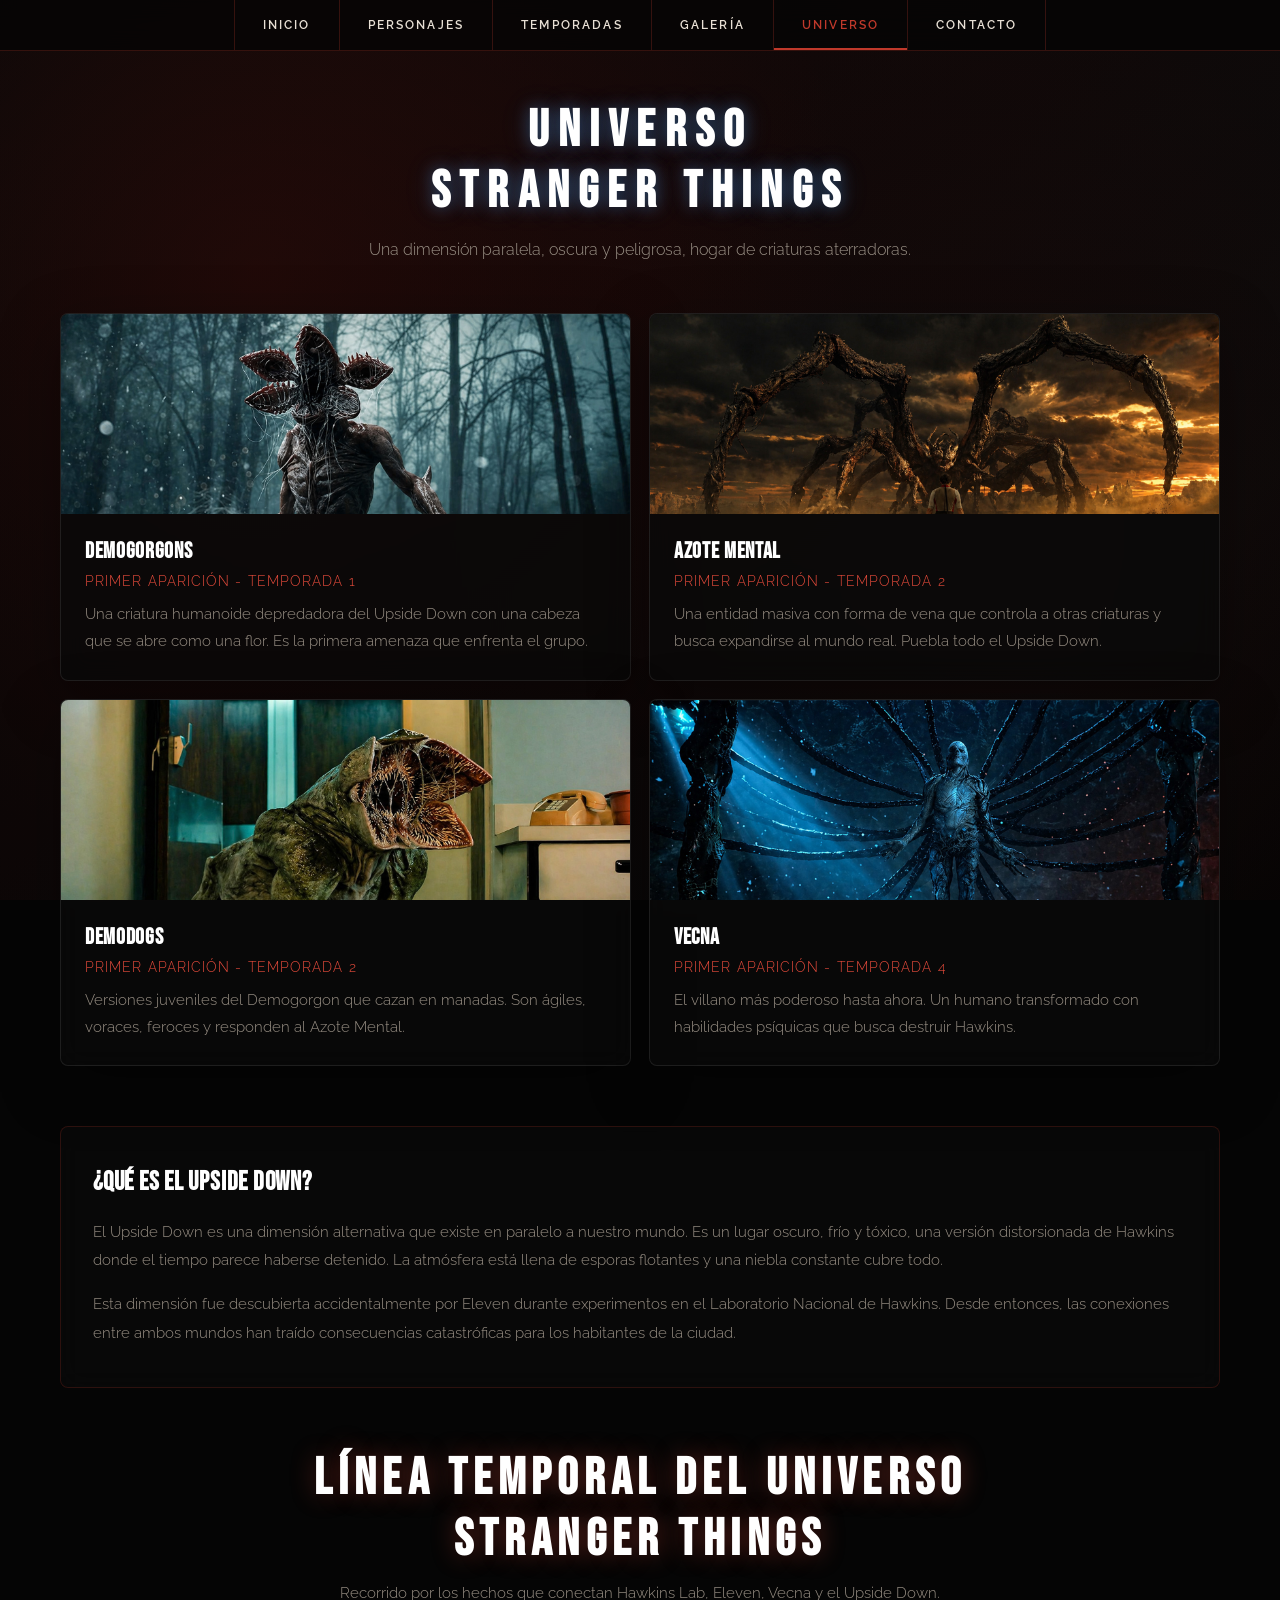
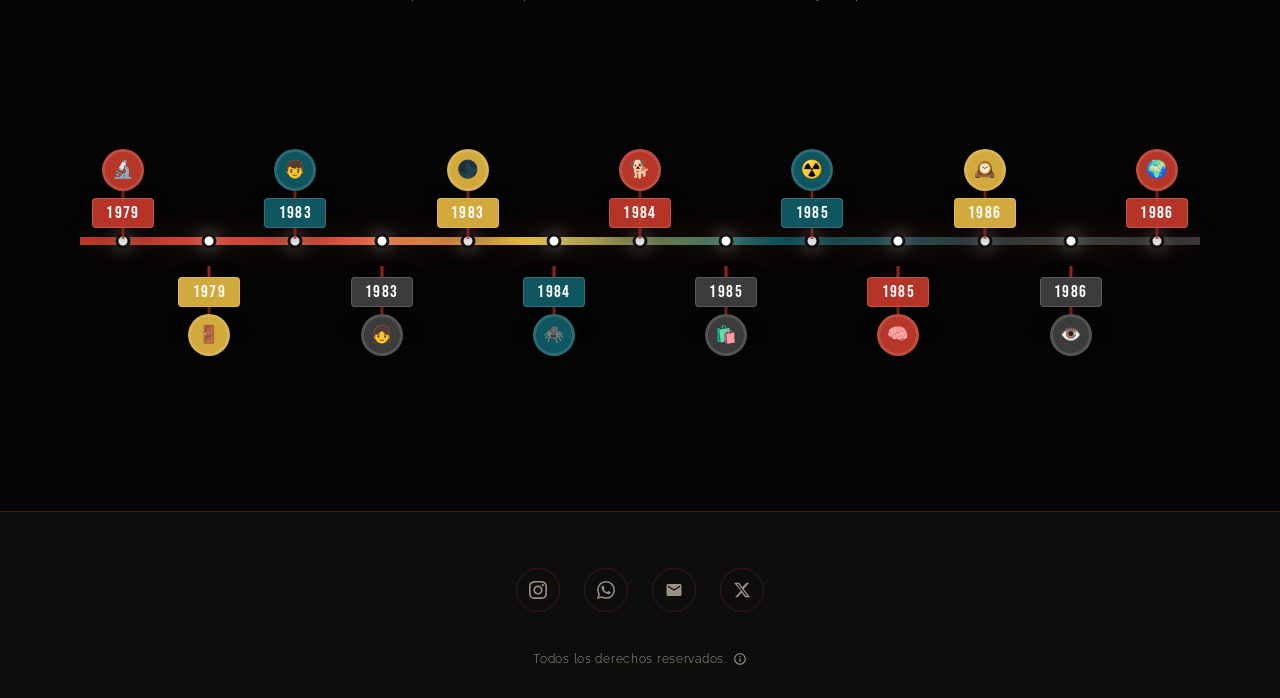
<file: pages/universo.html>
<!DOCTYPE html>
<html lang="es">
<head>
<meta charset="UTF-8" />
<meta name="viewport" content="width=device-width, initial-scale=1.0" />
<title>Universo - Stranger Things</title>
<link rel="preconnect" href="https://fonts.googleapis.com" />
<link rel="preconnect" href="https://fonts.gstatic.com" crossorigin />
<link href="https://fonts.googleapis.com/css2?family=Bebas+Neue&family=Raleway:wght@300;400;600&display=swap" rel="stylesheet" />
<link rel="stylesheet" href="../css/style.css" />
</head>
<body>

<section id="universo" class="universo-section">
  <div class="page-heading">
    <h1>Universo <br> Stranger Things</h1>
    <p>Una dimensión paralela, oscura y peligrosa, hogar de criaturas aterradoras.</p>
  </div>

  <div class="entities-grid">
    <article class="entity-card">
      <img class="entity-image" src="../img/universo/demogorgon.jpg" alt="Demogorgon" />
      <div class="entity-content">
        <h2>Demogorgons</h2>
        <p class="entity-subtitle">Primer aparición - Temporada 1</p>
        <p class="entity-description">Una criatura humanoide depredadora del Upside Down con una cabeza que se abre como una flor. Es la primera amenaza que enfrenta el grupo.</p>
      </div>
    </article>

    <article class="entity-card">
      <img class="entity-image" src="../img/universo/azote-mental.jpg" alt="Azote Mental" />
      <div class="entity-content">
        <h2>Azote Mental</h2>
        <p class="entity-subtitle">Primer aparición - Temporada 2</p>
        <p class="entity-description">Una entidad masiva con forma de vena que controla a otras criaturas y busca expandirse al mundo real. Puebla todo el Upside Down.</p>
      </div>
    </article>

    <article class="entity-card">
      <img class="entity-image" src="../img/universo/demodogs.jpg" alt="Demodogs" />
      <div class="entity-content">
        <h2>Demodogs</h2>
        <p class="entity-subtitle">Primer aparición - Temporada 2</p>
        <p class="entity-description">Versiones juveniles del Demogorgon que cazan en manadas. Son ágiles, voraces, feroces y responden al Azote Mental.</p>
      </div>
    </article>

    <article class="entity-card">
      <img class="entity-image" src="../img/universo/vecna.jpg" alt="Vecna" />
      <div class="entity-content">
        <h2>Vecna</h2>
        <p class="entity-subtitle">Primer aparición - Temporada 4</p>
        <p class="entity-description">El villano más poderoso hasta ahora. Un humano transformado con habilidades psíquicas que busca destruir Hawkins.</p>
      </div>
    </article>
  </div>

  <div class="universo-info">
    <h3>¿Qué es el Upside Down?</h3>
    <p>
      El Upside Down es una dimensión alternativa que existe en paralelo a nuestro mundo. Es un lugar oscuro, frío y tóxico, una versión distorsionada de Hawkins donde el tiempo parece haberse detenido. La atmósfera está llena de esporas flotantes y una niebla constante cubre todo.
    </p>
    <p>
      Esta dimensión fue descubierta accidentalmente por Eleven durante experimentos en el Laboratorio Nacional de Hawkins. Desde entonces, las conexiones entre ambos mundos han traído consecuencias catastróficas para los habitantes de la ciudad.
    </p>
  </div>

  <div class="timeline-section">
    <div class="timeline-heading">
      <h2>Línea Temporal del Universo Stranger Things</h2>
      <p>Recorrido por los hechos que conectan Hawkins Lab, Eleven, Vecna y el Upside Down.</p>
    </div>

    <div class="timeline">
      <article class="timeline-item">
        <div class="timeline-marker">
          <span class="timeline-icon">🔬</span>
          <span class="timeline-year">1979</span>
        </div>
        <div class="timeline-content">
          <h3>Experimentos en Hawkins Lab</h3>
          <p>El Dr. Brenner realiza experimentos psíquicos con niños en el Laboratorio Nacional de Hawkins. Entre ellos se encuentra Eleven, quien desarrolla habilidades telequinéticas y de visión remota.</p>
        </div>
      </article>

      <article class="timeline-item">
        <div class="timeline-marker">
          <span class="timeline-icon">🚪</span>
          <span class="timeline-year">1979</span>
        </div>
        <div class="timeline-content">
          <h3>Apertura del Primer Portal</h3>
          <p>Durante una prueba mental, Eleven entra en contacto con una criatura del Upside Down y accidentalmente abre una grieta interdimensional entre ambos mundos.</p>
        </div>
      </article>

      <article class="timeline-item">
        <div class="timeline-marker">
          <span class="timeline-icon">👦</span>
          <span class="timeline-year">1983</span>
        </div>
        <div class="timeline-content">
          <h3>Desaparición de Will Byers</h3>
          <p>Will desaparece misteriosamente en Hawkins luego de encontrarse con el Demogorgon. Este evento marca el inicio de la historia principal de la serie.</p>
        </div>
      </article>

      <article class="timeline-item">
        <div class="timeline-marker">
          <span class="timeline-icon">👧</span>
          <span class="timeline-year">1983</span>
        </div>
        <div class="timeline-content">
          <h3>Aparición de Eleven</h3>
          <p>Mike, Dustin y Lucas encuentran a Eleven escondida en el bosque. La niña se une al grupo y ayuda a investigar la desaparición de Will.</p>
        </div>
      </article>

      <article class="timeline-item">
        <div class="timeline-marker">
          <span class="timeline-icon">🌑</span>
          <span class="timeline-year">1983</span>
        </div>
        <div class="timeline-content">
          <h3>Primer enfrentamiento con el Demogorgon</h3>
          <p>El grupo descubre la existencia del Upside Down y enfrenta por primera vez a una criatura proveniente de esa dimensión.</p>
        </div>
      </article>

      <article class="timeline-item">
        <div class="timeline-marker">
          <span class="timeline-icon">🕷️</span>
          <span class="timeline-year">1984</span>
        </div>
        <div class="timeline-content">
          <h3>Llegada del Azote Mental</h3>
          <p>Will continúa conectado con el Upside Down y comienza a ser controlado por el Azote Mental, una entidad gigantesca que domina otras criaturas.</p>
        </div>
      </article>

      <article class="timeline-item">
        <div class="timeline-marker">
          <span class="timeline-icon">🐕</span>
          <span class="timeline-year">1984</span>
        </div>
        <div class="timeline-content">
          <h3>Aparición de los Demodogs</h3>
          <p>Se descubren versiones juveniles del Demogorgon que cazan en grupo y obedecen al Azote Mental.</p>
        </div>
      </article>

      <article class="timeline-item">
        <div class="timeline-marker">
          <span class="timeline-icon">🛍️</span>
          <span class="timeline-year">1985</span>
        </div>
        <div class="timeline-content">
          <h3>Apertura del Starcourt Mall</h3>
          <p>El nuevo centro comercial de Hawkins se convierte en el núcleo de operaciones secretas soviéticas que intentan reabrir el portal al Upside Down.</p>
        </div>
      </article>

      <article class="timeline-item">
        <div class="timeline-marker">
          <span class="timeline-icon">☢️</span>
          <span class="timeline-year">1985</span>
        </div>
        <div class="timeline-content">
          <h3>Experimentos Rusos</h3>
          <p>Los soviéticos construyen una máquina subterránea para abrir una grieta dimensional bajo Hawkins.</p>
        </div>
      </article>

      <article class="timeline-item">
        <div class="timeline-marker">
          <span class="timeline-icon">🧠</span>
          <span class="timeline-year">1985</span>
        </div>
        <div class="timeline-content">
          <h3>Formación del Desollador Mental</h3>
          <p>El Azote Mental toma control de habitantes de Hawkins para construir una criatura gigante hecha de materia orgánica.</p>
        </div>
      </article>

      <article class="timeline-item">
        <div class="timeline-marker">
          <span class="timeline-icon">🕰️</span>
          <span class="timeline-year">1986</span>
        </div>
        <div class="timeline-content">
          <h3>Maldición de Vecna</h3>
          <p>Una serie de asesinatos sobrenaturales sacude Hawkins. Las víctimas experimentan visiones traumáticas antes de morir.</p>
        </div>
      </article>

      <article class="timeline-item">
        <div class="timeline-marker">
          <span class="timeline-icon">👁️</span>
          <span class="timeline-year">1986</span>
        </div>
        <div class="timeline-content">
          <h3>Revelación del Sujeto 001</h3>
          <p>Se descubre que Vecna es Henry Creel, el primer sujeto experimental del laboratorio y responsable de múltiples eventos ligados al Upside Down.</p>
        </div>
      </article>

      <article class="timeline-item">
        <div class="timeline-marker">
          <span class="timeline-icon">🌍</span>
          <span class="timeline-year">1986</span>
        </div>
        <div class="timeline-content">
          <h3>Apertura Masiva de Grietas</h3>
          <p>Vecna logra abrir enormes portales en Hawkins, comenzando la fusión entre el mundo real y el Upside Down.</p>
        </div>
      </article>
    </div>
  </div>
</section>

<footer>
  <div class="footer-social">
    <a href="#" class="social-icon" aria-label="Instagram">
      <svg viewBox="0 0 24 24"><path d="M12 2.163c3.204 0 3.584.012 4.85.07 3.252.148 4.771 1.691 4.919 4.919.058 1.265.069 1.645.069 4.849 0 3.205-.012 3.584-.069 4.849-.149 3.225-1.664 4.771-4.919 4.919-1.266.058-1.644.07-4.85.07-3.204 0-3.584-.012-4.849-.07-3.26-.149-4.771-1.699-4.919-4.92-.058-1.265-.07-1.644-.07-4.849 0-3.204.013-3.583.07-4.849.149-3.227 1.664-4.771 4.919-4.919 1.266-.057 1.645-.069 4.849-.069zm0-2.163c-3.259 0-3.667.014-4.947.072-4.358.2-6.78 2.618-6.98 6.98-.059 1.281-.073 1.689-.073 4.948 0 3.259.014 3.668.072 4.948.2 4.358 2.618 6.78 6.98 6.98 1.281.058 1.689.072 4.948.072 3.259 0 3.668-.014 4.948-.072 4.354-.2 6.782-2.618 6.979-6.98.059-1.28.073-1.689.073-4.948 0-3.259-.014-3.667-.072-4.947-.196-4.354-2.617-6.78-6.979-6.98-1.281-.059-1.69-.073-4.949-.073zm0 5.838c-3.403 0-6.162 2.759-6.162 6.162s2.759 6.163 6.162 6.163 6.162-2.759 6.162-6.163c0-3.403-2.759-6.162-6.162-6.162zm0 10.162c-2.209 0-4-1.79-4-4 0-2.209 1.791-4 4-4s4 1.791 4 4c0 2.21-1.791 4-4 4zm6.406-11.845c-.796 0-1.441.645-1.441 1.44s.645 1.44 1.441 1.44c.795 0 1.439-.645 1.439-1.44s-.644-1.44-1.439-1.44z"/></svg>
    </a>
    <a href="#" class="social-icon" aria-label="WhatsApp">
      <svg viewBox="0 0 24 24"><path d="M17.472 14.382c-.297-.149-1.758-.867-2.03-.967-.273-.099-.471-.148-.67.15-.197.297-.767.966-.94 1.164-.173.199-.347.223-.644.075-.297-.15-1.255-.463-2.39-1.475-.883-.788-1.48-1.761-1.653-2.059-.173-.297-.018-.458.13-.606.134-.133.298-.347.446-.52.149-.174.198-.298.298-.497.099-.198.05-.371-.025-.52-.075-.149-.669-1.612-.916-2.207-.242-.579-.487-.5-.669-.51-.173-.008-.371-.01-.57-.01-.198 0-.52.074-.792.372-.272.297-1.04 1.016-1.04 2.479 0 1.462 1.065 2.875 1.213 3.074.149.198 2.096 3.2 5.077 4.487.709.306 1.262.489 1.694.625.712.227 1.36.195 1.871.118.571-.085 1.758-.719 2.006-1.413.248-.694.248-1.289.173-1.413-.074-.124-.272-.198-.57-.347m-5.421 7.403h-.004a9.87 9.87 0 01-5.031-1.378l-.361-.214-3.741.982.998-3.648-.235-.374a9.86 9.86 0 01-1.51-5.26c.001-5.45 4.436-9.884 9.888-9.884 2.64 0 5.122 1.03 6.988 2.898a9.825 9.825 0 012.893 6.994c-.003 5.45-4.437 9.884-9.885 9.884m8.413-18.297A11.815 11.815 0 0012.05 0C5.495 0 .16 5.335.157 11.892c0 2.096.547 4.142 1.588 5.945L.057 24l6.305-1.654a11.882 11.882 0 005.683 1.448h.005c6.554 0 11.89-5.335 11.893-11.893a11.821 11.821 0 00-3.48-8.413z"/></svg>
    </a>
    <a href="#" class="social-icon" aria-label="Email">
      <svg viewBox="0 0 24 24"><path d="M20 4H4c-1.1 0-2 .9-2 2v12c0 1.1.9 2 2 2h16c1.1 0 2-.9 2-2V6c0-1.1-.9-2-2-2zm0 4l-8 5-8-5V6l8 5 8-5v2z"/></svg>
    </a>
    <a href="#" class="social-icon" aria-label="X">
      <svg viewBox="0 0 24 24"><path d="M18.244 2.25h3.308l-7.227 8.26 8.502 11.24H16.17l-4.714-6.231-5.401 6.231H2.746l7.73-8.835L1.254 2.25H8.08l4.259 5.63 5.905-5.63zm-1.161 17.52h1.833L7.084 4.126H5.117z"/></svg>
    </a>
  </div>

  <nav>
    <a href="../index.html">Inicio</a>
    <a href="personajes.html">Personajes</a>
    <a href="temporadas.html">Temporadas</a>
    <a href="galeria.html">Galería</a>
    <a href="#universo" class="active">Universo</a>
    <a href="contacto.html">Contacto</a>
  </nav>

  <p class="footer-copy">
    Todos los derechos reservados.
    <svg viewBox="0 0 24 24"><path d="M12 2C6.48 2 2 6.48 2 12s4.48 10 10 10 10-4.48 10-10S17.52 2 12 2zm0 18c-4.41 0-8-3.59-8-8s3.59-8 8-8 8 3.59 8 8-3.59 8-8 8zm-1-13h2v2h-2zm0 4h2v6h-2z"/></svg>
  </p>
</footer>

<script src="../script.js"></script>
</body>
</html>
</file>
<file: css/style.css>
*, *::before, *::after { box-sizing: border-box; margin: 0; padding: 0; }

:root {
  --red: #c0392b;
  --red-glow: #e74c3c;
  --dark: #0a0a0a;
  --darker: #050505;
  --text: #e8e0d5;
  --muted: #9a9186;
  --border: rgba(192,57,43,0.25);
}

html { scroll-behavior: smooth; }

body {
  background: var(--darker);
  color: var(--text);
  font-family: 'Raleway', 'Arial', sans-serif;
  font-weight: 300;
  overflow-x: hidden;
  font-feature-settings: "kern" 1;
  -webkit-font-smoothing: antialiased;
  -moz-osx-font-smoothing: grayscale;
}

/* Asegurar tamaños de fuente fallback */
h1, h2, h3, h4, h5, h6 {
  font-family: 'Bebas Neue', 'Arial', sans-serif;
  font-feature-settings: "kern" 1;
}

/* ── NAVBAR ── */
nav {
  position: fixed;
  top: 0; left: 0; right: 0;
  z-index: 100;
  display: flex;
  justify-content: center;
  align-items: center;
  gap: 0;
  padding: 0;
  background: rgba(5,5,5,0.82);
  backdrop-filter: blur(12px);
  border-bottom: 0.5px solid var(--border);
}

nav a {
  color: var(--text);
  text-decoration: none;
  font-size: 12px;
  font-weight: 600;
  letter-spacing: 0.18em;
  text-transform: uppercase;
  padding: 18px 28px;
  border-right: 0.5px solid var(--border);
  transition: color 0.2s, background 0.2s;
  position: relative;
}
nav a:first-child { border-left: 0.5px solid var(--border); }
nav a:hover { color: var(--red-glow); background: rgba(192,57,43,0.07); }
nav a.active { color: var(--red); }
nav a.active::after {
  content: '';
  position: absolute;
  bottom: 0; left: 0; right: 0;
  height: 2px;
  background: var(--red);
}

/* ── HERO ── */
#inicio {
  position: relative;
  min-height: 100vh;
  display: flex;
  flex-direction: column;
  align-items: center;
  justify-content: center;
  overflow: hidden;
}

.hero-bg {
  position: absolute;
  inset: 0;
  background:
    radial-gradient(ellipse 60% 50% at 50% 60%, rgba(150,20,10,0.18) 0%, transparent 70%),
    radial-gradient(ellipse 100% 100% at 50% 50%, rgba(10,5,5,0.6) 0%, transparent 100%),
    linear-gradient(to bottom, rgba(5,5,5,0.7) 0%, rgba(5,5,5,0.1) 30%, rgba(5,5,5,0.4) 70%, rgba(5,5,5,0.95) 100%);
  z-index: 1;
}

.hero-bg-img {
  position: absolute;
  inset: 0;
  background-image: url(../img/Backgrounds/BackgroundHome.jpg);
  background-size: cover;
  background-position: center 30%;
  filter: saturate(0.75) brightness(1);
}

/* Animated particles */
.particles {
  position: absolute;
  inset: 0;
  z-index: 1;
  pointer-events: none;
}
.particle {
  position: absolute;
  width: 2px; height: 2px;
  background: var(--red-glow);
  border-radius: 50%;
  opacity: 0;
  animation: float-up linear infinite;
}

@keyframes float-up {
  0%   { opacity: 0; transform: translateY(0) scale(1); }
  10%  { opacity: 0.6; }
  90%  { opacity: 0.3; }
  100% { opacity: 0; transform: translateY(-60vh) scale(0); }
}

.hero-content {
  position: relative;
  z-index: 2;
  display: flex;
  flex-direction: column;
  align-items: center;
  gap: 40px;
  padding-top: 80px;
}

/* ST Logo SVG placeholder with glow */
.logo-wrapper {
  position: relative;
  width: min(680px, 90vw);
  margin: 0 auto;
  display: flex;
  flex-direction: column;
  align-items: center;
  justify-content: center;
}

.logo-glow {
  position: absolute;
  inset: -40px;
  background: radial-gradient(ellipse 80% 70% at 50% 55%, rgba(200,30,15,0.45) 0%, transparent 70%);
  filter: blur(20px);
  animation: pulse-glow 3s ease-in-out infinite;
}

@keyframes pulse-glow {
  0%, 100% { opacity: 0.7; transform: scale(1); }
  50%       { opacity: 1;   transform: scale(1.06); }
}

.logo-img {
  position: relative;
  width: 100%;
  filter: drop-shadow(0 0 24px rgba(220,50,20,0.8)) drop-shadow(0 0 6px rgba(255,80,40,0.6));
  animation: logo-entrance 1.2s cubic-bezier(0.16, 1, 0.3, 1) both;
}

@keyframes logo-entrance {
  0%   { opacity: 0; transform: scale(0.82) translateY(28px); filter: drop-shadow(0 0 0px transparent); }
  40%  { opacity: 0.15; filter: drop-shadow(0 0 12px rgba(220,50,20,0.6)); }
  55%  { opacity: 0.9; filter: drop-shadow(0 0 18px rgba(255,80,40,0.5)); }
  65%  { opacity: 0.4; filter: drop-shadow(0 0 8px rgba(220,50,20,0.3)); }
  80%  { opacity: 1; filter: drop-shadow(0 0 14px rgba(220,50,20,0.5)); }
  90%  { opacity: 0.9; }
  100% { opacity: 1; transform: scale(1) translateY(0); filter: drop-shadow(0 0 10px rgba(220,50,20,0.4)) drop-shadow(0 0 3px rgba(255,80,40,0.3)); }
}

@keyframes logo-glow-pulse {
  0%, 100% { filter: drop-shadow(0 0 10px rgba(220,50,20,0.4)) drop-shadow(0 0 3px rgba(255,80,40,0.3)); }
  50%       { filter: drop-shadow(0 0 18px rgba(231,76,60,0.6)) drop-shadow(0 0 8px rgba(255,80,40,0.4)); }
}

.hero img {
  display: block;
  width: 100%;
  height: auto;
  max-width: 1000px;
  margin: 0 auto;
  animation: logo-entrance 2s cubic-bezier(0.16, 1, 0.3, 1) both, logo-glow-pulse 3s ease-in-out 2s infinite;
}

.hero-buttons {
  display: flex;
  flex-direction: row;
  align-items: center;
  justify-content: center;
  gap: 16px;
  margin-top: 24px;
  animation: fade-up 0.8s 0.5s both;
}

.hero-buttons .btn {
  width: auto;
  min-width: 160px;
}

@keyframes fade-up {
  from { opacity: 0; transform: translateY(24px); }
  to   { opacity: 1; transform: translateY(0); }
}

.btn {
  padding: 14px 36px;
  font-family: 'Raleway', sans-serif;
  font-size: 13px;
  font-weight: 600;
  letter-spacing: 0.14em;
  text-transform: uppercase;
  cursor: pointer;
  transition: all 0.2s;
  border-radius: 2px;
}

.btn-primary {
  background: var(--red);
  color: #fff;
  border: 1.5px solid var(--red);
}
.btn-primary:hover {
  background: var(--red-glow);
  border-color: var(--red-glow);
  box-shadow: 0 0 20px rgba(231,76,60,0.4);
}

.btn-secondary {
  background: transparent;
  color: var(--text);
  border: 1.5px solid rgba(232,224,213,0.4);
}
.btn-secondary:hover {
  border-color: var(--text);
  background: rgba(232,224,213,0.05);
}

/* ── PERSONAJES PAGE ── */
.personajes-section {
  min-height: 100vh;
  padding: 100px 24px 72px;
  display: flex;
  flex-direction: column;
  align-items: center;
  background-image: url(../img/Backgrounds/BackgroundPersonajes.jpg);
  background-size: cover;
  background-position: center;
  background-repeat: no-repeat;
  position: relative;
}

.personajes-section::before {
  content: '';
  position: absolute;
  inset: 0;
  background: linear-gradient(180deg, rgba(5,5,5,0.55) 0%, rgba(5,5,5,0.65) 40%, rgba(5,5,5,0.75) 100%);
  pointer-events: none;
}

.personajes-section > * {
  position: relative;
  z-index: 1;
}

/* ── TEMPORADAS PAGE CUSTOM BACKGROUND ── */
.temporadas-section {
  background-image: 
    radial-gradient(circle at 20% 50%, rgba(200,30,15,0.15) 0%, transparent 50%),
    radial-gradient(circle at 80% 80%, rgba(150,20,10,0.12) 0%, transparent 50%),
    radial-gradient(circle at 50% 0%, rgba(220,50,30,0.08) 0%, transparent 60%),
    linear-gradient(135deg, #0a0a0a 0%, #1a0a0a 30%, #0d0d0d 60%, #050505 100%) !important;
  background-attachment: fixed;
  background-size: 100% 100%;
}

.temporadas-section::before {
  background: linear-gradient(180deg, rgba(5,5,5,0.3) 0%, rgba(5,5,5,0.5) 40%, rgba(5,5,5,0.7) 100%) !important;
}

.galeria-section {
  min-height: 100vh;
  padding: 100px 24px 72px;
  display: flex;
  flex-direction: column;
  align-items: center;
  background: linear-gradient(180deg, rgba(5,5,5,0.95) 0%, rgba(8,8,8,0.98) 45%, rgba(5,5,5,1) 100%);
  position: relative;
}

.galeria-section::before {
  content: '';
  position: absolute;
  inset: 0;
  background: rgba(0, 0, 0, 0.18);
  pointer-events: none;
}

.galeria-section > * {
  position: relative;
  z-index: 1;
}

.galeria-light {
  position: absolute;
  top: 10%;
  bottom: 10%;
  width: 3px;
  border-radius: 2px;
  pointer-events: none;
  z-index: 0;
  animation: light-pulse 3s ease-in-out infinite;
}

.galeria-light--left {
  left: 0;
  background: linear-gradient(to bottom, transparent, rgba(192,57,43,0.6), rgba(231,76,60,0.9), rgba(192,57,43,0.6), transparent);
  box-shadow: 0 0 40px 60px rgba(192,57,43,0.2), 0 0 120px 100px rgba(192,57,43,0.08);
}

.galeria-light--right {
  right: 0;
  background: linear-gradient(to bottom, transparent, rgba(192,57,43,0.6), rgba(231,76,60,0.9), rgba(192,57,43,0.6), transparent);
  box-shadow: 0 0 40px 60px rgba(192,57,43,0.2), 0 0 120px 100px rgba(192,57,43,0.08);
}

@keyframes light-pulse {
  0%, 100% { opacity: 0.7; }
  50%       { opacity: 1; }
}


.gallery-carousel {
  width: 100%;
  max-width: 1000px;
  padding: 0 48px;
  display: flex;
  flex-direction: column;
  gap: 26px;
  align-items: center;
}

.carousel-main {
  position: relative;
  width: 100%;
  max-width: 980px;
  height: 520px;
  overflow: hidden;
  border-radius: 26px;
  box-shadow: 0 18px 70px rgba(0, 0, 0, 0.45);
}

.carousel-main img {
  display: block;
  width: 100%;
  height: 100%;
  object-fit: cover;
}

.carousel-control {
  position: absolute;
  top: 50%;
  transform: translateY(-50%);
  width: 52px;
  height: 52px;
  border: none;
  border-radius: 50%;
  background: rgba(20, 20, 20, 0.72);
  color: #fff;
  font-size: 28px;
  cursor: pointer;
  display: grid;
  place-items: center;
  transition: background 0.2s, transform 0.2s;
  z-index: 2;
}

.carousel-control:hover {
  background: rgba(255, 255, 255, 0.14);
  transform: translateY(-50%) scale(1.05);
}

.carousel-control.prev {
  left: 18px;
}

.carousel-control.next {
  right: 18px;
}

.carousel-thumbs {
  width: 100%;
  display: flex;
  justify-content: center;
  gap: 16px;
  flex-wrap: wrap;
}

.thumb {
  border: 2px solid transparent;
  border-radius: 16px;
  overflow: hidden;
  padding: 4px;
  background: rgba(255, 255, 255, 0.04);
  cursor: pointer;
  transition: border-color 0.2s, transform 0.2s;
}

.thumb:hover,
.thumb.active {
  border-color: rgba(255, 255, 255, 0.8);
  transform: translateY(-2px);
}

.thumb img {
  display: block;
  width: 120px;
  height: 72px;
  object-fit: cover;
}

@media (max-width: 760px) {
  .carousel-control {
    width: 44px;
    height: 44px;
    font-size: 24px;
  }

  .thumb img {
    width: 88px;
    height: 56px;
  }
}

.page-heading {
  text-align: center;
  max-width: 860px;
  margin-bottom: 48px;
}

.page-heading h1 {
  font-family: 'Bebas Neue', cursive;
  font-size: clamp(3rem, 4vw, 4.4rem);
  letter-spacing: 0.18em;
  color: #fff;
  margin-bottom: 14px;
  text-shadow: 0 0 16px rgba(80, 170, 255, 0.35), 0 0 30px rgba(65, 170, 255, 0.18);
}

.page-heading p {
  color: var(--muted);
  font-size: 1rem;
  line-height: 1.8;
}

.characters-grid {
  width: min(1160px, 100%);
  display: grid;
  grid-template-columns: repeat(2, minmax(0, 1fr));
  gap: 18px;
}

.character-card {
  display: grid;
  grid-template-columns: 140px 1fr;
  gap: 16px;
  align-items: stretch;
  padding: 18px;
  min-height: 220px;
  background: rgba(10,10,10,0.78);
  border: 1px solid rgba(255,255,255,0.09);
  border-radius: 22px;
  box-shadow: 0 18px 60px rgba(0,0,0,0.35);
  backdrop-filter: blur(12px);
}

.character-image {
  width: 100%;
  height: 100%;
  object-fit: cover;
  border-radius: 18px;
  aspect-ratio: 4 / 5;
}

.character-info h2 {
  font-size: 1.32rem;
  margin-bottom: 10px;
  color: #fff;
}

.character-info p {
  color: var(--muted);
  line-height: 1.85;
  font-size: 0.94rem;
}

@media (max-width: 900px) {
  .characters-grid {
    grid-template-columns: 1fr;
  }

  .character-card {
    grid-template-columns: 1fr;
  }

  .character-card:not(:last-child) {
    margin-bottom: 0;
  }

  .character-image {
    aspect-ratio: 16 / 9;
  }
}

@media (max-width: 600px) {
  .personajes-section {
    padding: 80px 18px 60px;
  }

  .character-card {
    padding: 18px;
    gap: 18px;
  }

  .character-info h2 {
    font-size: 1.25rem;
  }
}

/* ── SINOPSIS ── */
#sinopsis {
  background: var(--darker);
  padding: 120px 24px 60px;
  text-align: center;
  position: relative;
  overflow: hidden;
}

#sinopsis::before {
  content: '';
  position: absolute;
  bottom: 0; left: 50%; transform: translateX(-50%);
  width: 600px; height: 400px;
  background: radial-gradient(ellipse at 50% 100%, rgba(150,20,10,0.2) 0%, transparent 70%);
  pointer-events: none;
}

#sinopsis h2 {
  font-family: 'Bebas Neue', sans-serif;
  font-size: clamp(52px, 8vw, 88px);
  letter-spacing: 0.08em;
  color: #fff;
  margin-bottom: 40px;
  text-shadow: 0 0 40px rgba(200,50,30,0.35);
}

#sinopsis p {
  max-width: 700px;
  margin: 0 auto;
  font-size: 17px;
  line-height: 1.85;
  color: var(--text);
  opacity: 0.85;
  font-weight: 300;
}

/* ── FOOTER ── */
footer {
  background: #0d0d0d;
  border-top: 0.5px solid var(--border);
  padding: 56px 24px 32px;
  text-align: center;
}

.footer-social {
  display: flex;
  justify-content: center;
  gap: 24px;
  margin-bottom: 40px;
}

.social-icon {
  width: 44px; height: 44px;
  border: 0.5px solid var(--border);
  border-radius: 50%;
  display: flex; align-items: center; justify-content: center;
  color: var(--muted);
  text-decoration: none;
  transition: color 0.2s, border-color 0.2s, background 0.2s;
}
.social-icon:hover {
  color: var(--red-glow);
  border-color: var(--red-glow);
  background: rgba(192,57,43,0.08);
}
.social-icon svg { width: 18px; height: 18px; fill: currentColor; }

.footer-nav {
  display: flex;
  justify-content: center;
  flex-wrap: wrap;
  gap: 0;
  margin-bottom: 32px;
}

.footer-nav a {
  color: var(--muted);
  text-decoration: none;
  font-size: 11px;
  letter-spacing: 0.15em;
  text-transform: uppercase;
  padding: 6px 16px;
  border-right: 0.5px solid var(--border);
  transition: color 0.2s;
}
.footer-nav a:last-child { border-right: none; }
.footer-nav a:hover { color: var(--text); }

.footer-copy {
  font-size: 12px;
  color: var(--muted);
  display: flex;
  align-items: center;
  justify-content: center;
  gap: 6px;
  letter-spacing: 0.06em;
}
.footer-copy svg { width: 14px; height: 14px; fill: var(--muted); }

/* ── TRAILER MODAL ── */
.modal-overlay {
  display: none;
  position: fixed;
  inset: 0;
  z-index: 200;
  background: rgba(0,0,0,0.92);
  align-items: center;
  justify-content: center;
  animation: fade-in 0.2s;
}
.modal-overlay.open { display: flex; }

@keyframes fade-in { from { opacity: 0; } to { opacity: 1; } }

.modal-box {
  position: relative;
  width: min(860px, 95vw);
  border: 0.5px solid var(--border);
  background: #0a0a0a;
  border-radius: 4px;
  overflow: hidden;
  animation: scale-in 0.25s cubic-bezier(0.16,1,0.3,1);
}

@keyframes scale-in { from { transform: scale(0.93); opacity: 0; } to { transform: scale(1); opacity: 1; } }

.modal-close {
  position: absolute;
  top: 12px; right: 14px;
  z-index: 10;
  background: rgba(0,0,0,0.6);
  border: 0.5px solid var(--border);
  color: var(--text);
  width: 32px; height: 32px;
  border-radius: 50%;
  cursor: pointer;
  font-size: 16px;
  display: flex; align-items: center; justify-content: center;
  transition: background 0.2s;
}
.modal-close:hover { background: rgba(192,57,43,0.3); }

.modal-video {
  aspect-ratio: 16/9;
  width: 100%;
}

.modal-video iframe {
  width: 100%; height: 100%;
  border: none;
  display: block;
}

/* ── SEASONS ACCORDION ── */
.seasons-accordion {
  width: 100%;
  display: flex;
  flex-direction: column;
  gap: 16px;
  max-width: 1160px;
}

.season-item {
  width: 100%;
  border: 1px solid rgba(255,255,255,0.09);
  border-radius: 18px;
  background: rgba(10,10,10,0.78);
  overflow: hidden;
  transition: all 0.3s ease;
  backdrop-filter: blur(12px);
}

.season-item:hover {
  border-color: rgba(192,57,43,0.4);
  box-shadow: 0 8px 32px rgba(0,0,0,0.3);
}

.season-header {
  width: 100%;
  display: grid;
  grid-template-columns: 190px 1fr 28px;
  gap: 22px;
  align-items: center;
  padding: 18px 22px;
  background: transparent;
  border: none;
  color: var(--text);
  cursor: pointer;
  transition: all 0.3s ease;
  text-align: left;
}

.season-header:hover {
  color: var(--red-glow);
}

.season-image {
  width: 190px;
  min-width: 190px;
  max-width: 190px;
  height: 125px;
  object-fit: cover;
  border-radius: 14px;
  border: 1px solid rgba(255,255,255,0.12);
  box-shadow: 0 14px 36px rgba(0,0,0,0.35);
  flex-shrink: 0;
}

.season-info h2 {
  font-size: 1.45rem;
  font-weight: 600;
  margin: 0 0 10px;
  letter-spacing: 0.05em;
}

.season-info p {
  color: var(--muted);
  line-height: 1.75;
  font-size: 0.95rem;
}

.toggle-icon {
  display: inline-flex;
  align-items: center;
  justify-content: center;
  width: 28px;
  height: 28px;
  font-size: 14px;
  transition: transform 0.3s ease;
  flex-shrink: 0;
}

.season-item.active .toggle-icon {
  transform: rotate(180deg);
}

.season-content {
  height: 0;
  overflow: hidden;
  padding: 0 22px;
  transition: height 0.36s ease;
}

.episodes-list {
  display: flex;
  flex-direction: row;
  flex-wrap: wrap;
  align-items: flex-start;
  gap: 8px;
  min-height: 0;
  overflow: hidden;
  padding-bottom: 22px;
}

.episode {
  padding: 10px 12px;
  background: rgba(192,57,43,0.1);
  border: 0.5px solid rgba(192,57,43,0.3);
  border-radius: 4px;
  color: var(--text);
  font-size: 0.85rem;
  text-align: left;
  transition: all 0.2s ease;
  cursor: default;
  white-space: nowrap;
  width: fit-content;
}

.episode:hover {
  background: rgba(192,57,43,0.2);
  border-color: rgba(192,57,43,0.6);
}

@media (max-width: 760px) {
  .season-header {
    grid-template-columns: 1fr;
    gap: 16px;
    padding: 18px;
  }

  .season-image {
    height: auto;
    aspect-ratio: 16 / 9;
  }

  .season-info h2 {
    font-size: 1.2rem;
  }

  .season-info p {
    font-size: 0.9rem;
  }

  .toggle-icon {
    position: absolute;
    top: 18px;
    right: 18px;
    background: rgba(0,0,0,0.45);
    border-radius: 50%;
  }

  .season-content {
    padding: 0 18px;
  }

  .episodes-list {
    gap: 6px;
    padding-bottom: 18px;
  }

  .episode {
    width: 100%;
    white-space: normal;
    padding: 8px 10px;
    font-size: 0.78rem;
  }
}

/* ── UNIVERSO PAGE ── */
.universo-section {
  min-height: 100vh;
  padding: 100px 24px 72px;
  display: flex;
  flex-direction: column;
  align-items: center;
  background-image: 
    radial-gradient(circle at 20% 30%, rgba(200,30,15,0.2) 0%, transparent 50%),
    radial-gradient(circle at 80% 70%, rgba(150,20,10,0.15) 0%, transparent 50%),
    linear-gradient(135deg, #0a0a0a 0%, #1a0a0a 40%, #0f0f0f 80%, #050505 100%);
  background-attachment: fixed;
  position: relative;
}

.universo-section::before {
  content: '';
  position: absolute;
  inset: 0;
  background: linear-gradient(180deg, rgba(5,5,5,0.4) 0%, rgba(5,5,5,0.6) 40%, rgba(5,5,5,0.8) 100%);
  pointer-events: none;
}

.universo-section > * {
  position: relative;
  z-index: 1;
}

.entities-grid {
  width: min(1160px, 100%);
  display: grid;
  grid-template-columns: repeat(2, minmax(0, 1fr));
  gap: 18px;
  margin-bottom: 60px;
}

.entity-card {
  display: flex;
  flex-direction: column;
  overflow: hidden;
  background: rgba(10,10,10,0.78);
  border: 1px solid rgba(255,255,255,0.09);
  border-radius: 8px;
  box-shadow: 0 18px 60px rgba(0,0,0,0.35);
  backdrop-filter: blur(12px);
  transition: all 0.3s ease;
  cursor: default;
}

.entity-image {
  width: 100%;
  height: 200px;
  object-fit: cover;
  object-position: center top;
  display: block;
}

.entity-content {
  padding: 24px;
}

.entity-card:hover {
  border-color: rgba(192,57,43,0.4);
  box-shadow: 0 24px 80px rgba(200,30,15,0.2);
  transform: translateY(-4px);
  background: rgba(10,10,10,0.88);
}

.entity-content h2 {
  font-size: 1.4rem;
  margin-bottom: 8px;
  color: #fff;
  letter-spacing: 0.03em;
}

.entity-subtitle {
  color: var(--red-glow);
  font-size: 0.85rem;
  margin-bottom: 12px;
  text-transform: uppercase;
  letter-spacing: 0.08em;
}

.entity-description {
  color: var(--muted);
  line-height: 1.8;
  font-size: 0.95rem;
  margin: 0;
}

.universo-info {
  width: min(1160px, 100%);
  padding: 40px 32px;
  background: rgba(10,10,10,0.6);
  border: 1px solid rgba(192,57,43,0.2);
  border-radius: 8px;
  backdrop-filter: blur(12px);
}

.universo-info h3 {
  font-size: 1.6rem;
  margin-bottom: 20px;
  color: #fff;
  letter-spacing: 0.03em;
}

.universo-info p {
  color: var(--muted);
  line-height: 1.85;
  font-size: 0.95rem;
  margin-bottom: 16px;
}

.universo-info p:last-child {
  margin-bottom: 0;
}

.timeline-section {
  width: min(1160px, 100%);
  margin-top: 60px;
}

.timeline-heading {
  text-align: center;
  max-width: 820px;
  margin: 0 auto 36px;
}

.timeline-heading h2 {
  font-size: clamp(2.2rem, 4vw, 3.6rem);
  color: #fff;
  letter-spacing: 0.12em;
  margin-bottom: 10px;
  text-shadow: 0 0 24px rgba(231,76,60,0.35);
}

.timeline-heading p {
  color: var(--muted);
  line-height: 1.8;
  font-size: 0.95rem;
}

.timeline {
  position: relative;
  display: flex;
  align-items: stretch;
  gap: 0;
  width: 100%;
  max-width: 1120px;
  margin: 0 auto;
  padding: 18px 0;
  overflow: visible;
}

.timeline::before {
  content: '';
  position: absolute;
  top: 50%;
  left: 0;
  right: 0;
  height: 8px;
  transform: translateY(-50%);
  background: linear-gradient(90deg, #bf3b28, #d6523d 22%, #e0b847 40%, #0f5660 62%, #3a3a3a 84%);
  box-shadow: 0 0 28px rgba(231,76,60,0.22);
}

.timeline-item {
  position: relative;
  display: flex;
  flex: 1 1 0;
  min-width: 0;
  height: 360px;
  justify-content: center;
  align-items: center;
  outline: none;
}

.timeline-item::before {
  content: '';
  position: absolute;
  left: 50%;
  top: 50%;
  width: 15px;
  height: 15px;
  transform: translate(-50%, -50%);
  border-radius: 50%;
  background: #fff;
  border: 3px solid rgba(5,5,5,0.95);
  box-shadow: 0 0 18px rgba(255,255,255,0.45);
  z-index: 3;
  transition: box-shadow 0.25s ease, transform 0.25s ease;
}

.timeline-item:hover::before {
  box-shadow: 0 0 0 8px rgba(231,76,60,0.18), 0 0 30px rgba(255,255,255,0.7);
  transform: translate(-50%, -50%) scale(1.08);
}

.timeline-marker {
  position: absolute;
  left: 50%;
  top: 50%;
  z-index: 4;
  display: flex;
  flex-direction: column;
  align-items: center;
  gap: 7px;
  min-width: 62px;
  transform: translate(-50%, -92px);
  opacity: 1;
  cursor: pointer;
  transition: transform 0.28s ease, filter 0.28s ease, opacity 0.22s ease;
}

.timeline-marker::before {
  content: '';
  position: absolute;
  left: 50%;
  top: 42px;
  width: 3px;
  height: 48px;
  transform: translateX(-50%);
  background: rgba(192,57,43,0.72);
  box-shadow: 0 0 16px rgba(231,76,60,0.28);
  z-index: -1;
}

.timeline-item:nth-child(even) .timeline-marker {
  flex-direction: column-reverse;
  transform: translate(-50%, 36px);
}

.timeline-item:nth-child(even) .timeline-marker::before {
  top: auto;
  bottom: 42px;
}

.timeline-item:hover .timeline-marker {
  filter: drop-shadow(0 0 18px rgba(231,76,60,0.38));
  transform: translate(-50%, -98px);
  opacity: 0;
  pointer-events: none;
}

.timeline-item:nth-child(even):hover .timeline-marker {
  transform: translate(-50%, 42px);
  opacity: 0;
}

.timeline-icon {
  display: inline-flex;
  align-items: center;
  justify-content: center;
  width: 42px;
  height: 42px;
  border-radius: 50%;
  background: rgba(192,57,43,0.95);
  color: #fff;
  border: 3px solid rgba(255,255,255,0.12);
  box-shadow: 0 12px 26px rgba(0,0,0,0.32);
  font-size: 1.08rem;
  line-height: 1;
}

.timeline-item:nth-child(3n + 2) .timeline-icon {
  background: #d2a93c;
}

.timeline-item:nth-child(3n) .timeline-icon {
  background: #0f5660;
}

.timeline-item:nth-child(4n) .timeline-icon {
  background: #3c3c3c;
}

.timeline-year {
  display: inline-flex;
  justify-content: center;
  min-width: 62px;
  padding: 4px 7px;
  background: rgba(192,57,43,0.94);
  color: #fff;
  border: 1px solid rgba(255,255,255,0.16);
  border-radius: 4px;
  font-family: 'Bebas Neue', 'Arial', sans-serif;
  font-size: 1.05rem;
  letter-spacing: 0.08em;
  box-shadow: 0 12px 26px rgba(0,0,0,0.28);
}

.timeline-item:nth-child(3n + 2) .timeline-year {
  background: #d2a93c;
}

.timeline-item:nth-child(3n) .timeline-year {
  background: #0f5660;
}

.timeline-item:nth-child(4n) .timeline-year {
  background: #3c3c3c;
}

.timeline-content {
  position: absolute;
  left: 50%;
  opacity: 0;
  visibility: hidden;
  transform: translateX(-50%) translateY(8px);
  width: clamp(220px, 24vw, 270px);
  margin-top: 0;
  padding: 12px 14px;
  background: rgba(10,10,10,0.72);
  border: 1px solid rgba(255,255,255,0.09);
  border-radius: 8px;
  box-shadow: 0 18px 60px rgba(0,0,0,0.28);
  backdrop-filter: blur(12px);
  pointer-events: none;
  transition: opacity 0.22s ease, transform 0.28s ease, visibility 0.22s ease;
}

.timeline-item:hover .timeline-content {
  opacity: 1;
  visibility: visible;
  transform: translateX(-50%) translateY(0);
  pointer-events: auto;
}

.timeline-item:nth-child(odd) .timeline-content {
  bottom: 202px;
}

.timeline-item:nth-child(even) .timeline-content {
  top: 202px;
}

.timeline-content h3 {
  color: #fff;
  font-size: 0.95rem;
  letter-spacing: 0.03em;
  margin-bottom: 6px;
}

.timeline-content p {
  color: var(--muted);
  font-size: 0.72rem;
  line-height: 1.45;
}

@media (max-width: 900px) {
  .entities-grid {
    grid-template-columns: 1fr;
  }

  .entity-card {
    min-height: auto;
  }
}

@media (max-width: 600px) {
  .universo-section {
    padding: 80px 18px 60px;
  }

  .entity-card {
    padding: 18px;
  }

  .entity-content h2 {
    font-size: 1.25rem;
  }

  .universo-info {
    padding: 24px 18px;
  }

  .universo-info h3 {
    font-size: 1.3rem;
  }

  .timeline {
    padding: 18px 0;
  }

  .timeline-item {
    height: 320px;
  }

  .timeline-icon {
    width: 34px;
    height: 34px;
    font-size: 0.9rem;
  }

  .timeline-marker {
    min-width: 48px;
    transform: translate(-50%, -82px);
  }

  .timeline-marker::before {
    height: 42px;
    top: 34px;
  }

  .timeline-item:nth-child(even) .timeline-marker::before {
    bottom: 34px;
  }

  .timeline-item:nth-child(even) .timeline-marker {
    transform: translate(-50%, 32px);
  }

  .timeline-item:hover .timeline-marker {
    transform: translate(-50%, -88px);
  }

  .timeline-item:nth-child(even):hover .timeline-marker {
    transform: translate(-50%, 38px);
  }

  .timeline-year {
    min-width: 48px;
    padding: 3px 5px;
    font-size: 0.85rem;
  }

  .timeline-content {
    width: min(230px, 56vw);
    padding: 10px 12px;
  }

  .timeline-item:nth-child(odd) .timeline-content {
    bottom: 182px;
  }

  .timeline-item:nth-child(even) .timeline-content {
    top: 182px;
  }

  .timeline-content h3 {
    font-size: 0.82rem;
  }

  .timeline-content p {
    font-size: 0.68rem;
  }
}

/* ── CONTACTO PAGE ── */
.contacto-section {
  min-height: 100vh;
  padding: 100px 24px 72px;
  display: flex;
  flex-direction: column;
  align-items: center;
  background-image: 
    radial-gradient(circle at 30% 20%, rgba(200,30,15,0.15) 0%, transparent 40%),
    radial-gradient(circle at 70% 80%, rgba(150,20,10,0.12) 0%, transparent 50%),
    linear-gradient(135deg, #0a0a0a 0%, #1a0a0a 40%, #0f0f0f 80%, #050505 100%);
  background-attachment: fixed;
  position: relative;
}

.contacto-section::before {
  content: '';
  position: absolute;
  inset: 0;
  background: linear-gradient(180deg, rgba(5,5,5,0.4) 0%, rgba(5,5,5,0.6) 40%, rgba(5,5,5,0.8) 100%);
  pointer-events: none;
}

.contacto-section > * {
  position: relative;
  z-index: 1;
}

.contact-form {
  width: min(540px, 100%);
  display: flex;
  flex-direction: column;
  gap: 16px;
}

.form-group {
  display: flex;
  flex-direction: column;
}

.form-input,
.form-textarea {
  padding: 14px 16px;
  background: transparent;
  border: 1px solid rgba(255,255,255,0.15);
  border-radius: 4px;
  color: var(--text);
  font-family: 'Raleway', sans-serif;
  font-size: 0.95rem;
  letter-spacing: 0.02em;
  transition: all 0.3s ease;
  outline: none;
}

.form-input::placeholder,
.form-textarea::placeholder {
  color: rgba(232,224,213,0.5);
}

.form-input:focus,
.form-textarea:focus {
  border-color: rgba(192,57,43,0.5);
  background: rgba(192,57,43,0.05);
  box-shadow: 0 0 12px rgba(200,30,15,0.1);
}

.form-textarea {
  resize: vertical;
  min-height: 160px;
}

.form-submit {
  align-self: flex-end;
  margin-top: 8px;
  padding: 12px 32px;
}

@media (max-width: 600px) {
  .contacto-section {
    padding: 80px 18px 60px;
  }

  .contact-form {
    width: 100%;
  }

  .form-input,
  .form-textarea {
    padding: 12px 14px;
    font-size: 0.9rem;
  }

  .form-submit {
    width: 100%;
  }
}

/* Posición de objeto por temporada */
.season-image-1 { object-position: center 42%; }
.season-image-2 { object-position: center 45%; }
.season-image-3 { object-position: center 50%; }
.season-image-4 { object-position: center 42%; }
.season-image-5 { object-position: center 45%; }
</file>
